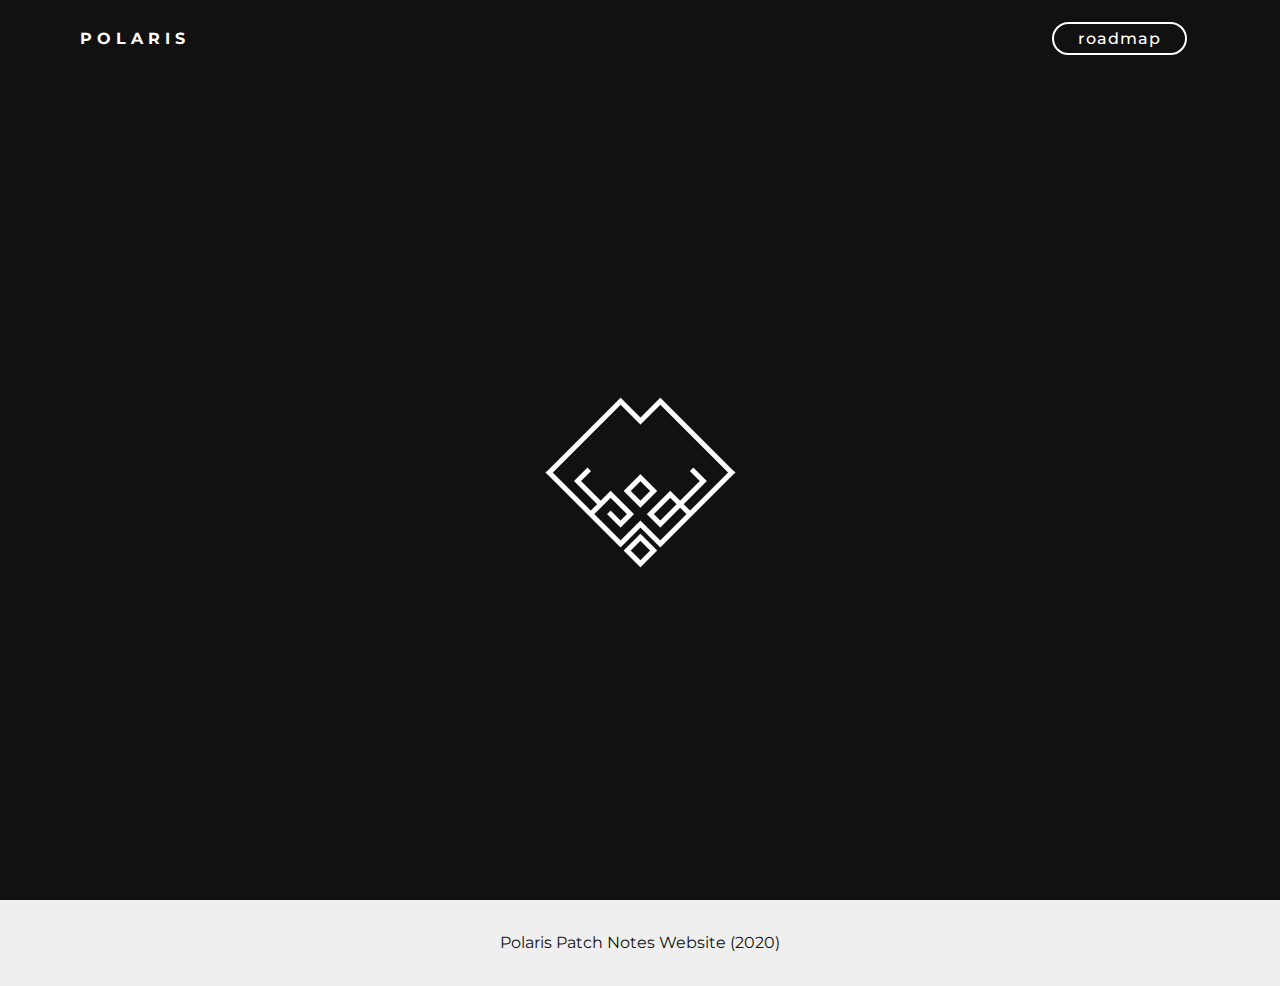
<file: index.html>
<!DOCTYPE html>
<html  >
<head>
  <!-- Site made with Mobirise Website Builder v5.0.17, https://mobirise.com -->
  <meta charset="UTF-8">
  <meta http-equiv="X-UA-Compatible" content="IE=edge">
  <meta name="generator" content="Mobirise v5.0.17, mobirise.com">
  <meta name="viewport" content="width=device-width, initial-scale=1, minimum-scale=1">
  <link rel="shortcut icon" href="assets/images/logo-transparent-black.png" type="image/x-icon">
  <meta name="description" content="home">
  
  
  <title>Polaris | Home</title>
  <link rel="stylesheet" href="assets/bootstrap/css/bootstrap.min.css">
  <link rel="stylesheet" href="assets/bootstrap/css/bootstrap-grid.min.css">
  <link rel="stylesheet" href="assets/bootstrap/css/bootstrap-reboot.min.css">
  <link rel="stylesheet" href="assets/tether/tether.min.css">
  <link rel="stylesheet" href="assets/dropdown/css/style.css">
  <link rel="stylesheet" href="assets/theme/css/style.css">
  <link rel="preload" as="style" href="assets/mobirise/css/mbr-additional.css"><link rel="stylesheet" href="assets/mobirise/css/mbr-additional.css" type="text/css">
  
  
  
  
</head>
<body>
  
  <section class="menu cid-rJxPPwLfWd" once="menu" id="menu1-5l">

    

    <nav class="navbar navbar-expand beta-menu navbar-dropdown align-items-center navbar-toggleable-sm bg-color transparent">
        <button class="navbar-toggler navbar-toggler-right" type="button" data-toggle="collapse" data-target="#navbarSupportedContent" aria-controls="navbarSupportedContent" aria-expanded="false" aria-label="Toggle navigation">
            <div class="hamburger">
                <span></span>
                <span></span>
                <span></span>
                <span></span>
            </div>
        </button>
        <div class="menu-logo">
            <div class="navbar-brand">
                
                <span class="navbar-caption-wrap"><a class="navbar-caption text-white display-4" href="index.html">P O L A R I S</a></span>
            </div>
        </div>
        <div class="collapse navbar-collapse" id="navbarSupportedContent">
            
            <div class="navbar-buttons mbr-section-btn"><a class="btn btn-sm btn-white-outline display-4" href="roadmap.html">roadmap</a></div>
        </div>
    </nav>
</section>

<section class="engine"><a href="https://mobirise.info">Mobirise</a></section><section class="header4 cid-rHoZE2YoIf mbr-fullscreen" id="header4-42">

    

    

    <div class="container">
        <div class="row justify-content-md-center">
            <div class="media-content col-md-10">
                
                
                <div class="mbr-text align-center mbr-white pb-3">
                    
                </div>
                
            </div>
            <div class="mbr-figure pt-5">
                <img src="assets/images/logo-transparent-white-web-570x570.png" alt="Mobirise" title="" style="width: 25%;">
            </div>
        </div>
    </div>
</section>

<section once="footers" class="cid-rHpaRxNrHQ" id="footer6-4i">

    

    

    <div class="container">
        <div class="media-container-row align-center mbr-white">
            <div class="col-12">
                <p class="mbr-text mb-0 mbr-fonts-style display-7">Polaris Patch Notes Website (2020)</p>
            </div>
        </div>
    </div>
</section>


  <script src="assets/web/assets/jquery/jquery.min.js"></script>
  <script src="assets/popper/popper.min.js"></script>
  <script src="assets/bootstrap/js/bootstrap.min.js"></script>
  <script src="assets/tether/tether.min.js"></script>
  <script src="assets/smoothscroll/smooth-scroll.js"></script>
  <script src="assets/dropdown/js/nav-dropdown.js"></script>
  <script src="assets/dropdown/js/navbar-dropdown.js"></script>
  <script src="assets/touchswipe/jquery.touch-swipe.min.js"></script>
  <script src="assets/theme/js/script.js"></script>
  <script src="assets/witsec-mailform/witsec-mailform.js"></script>
  
  
  
</body>
</html>
</file>
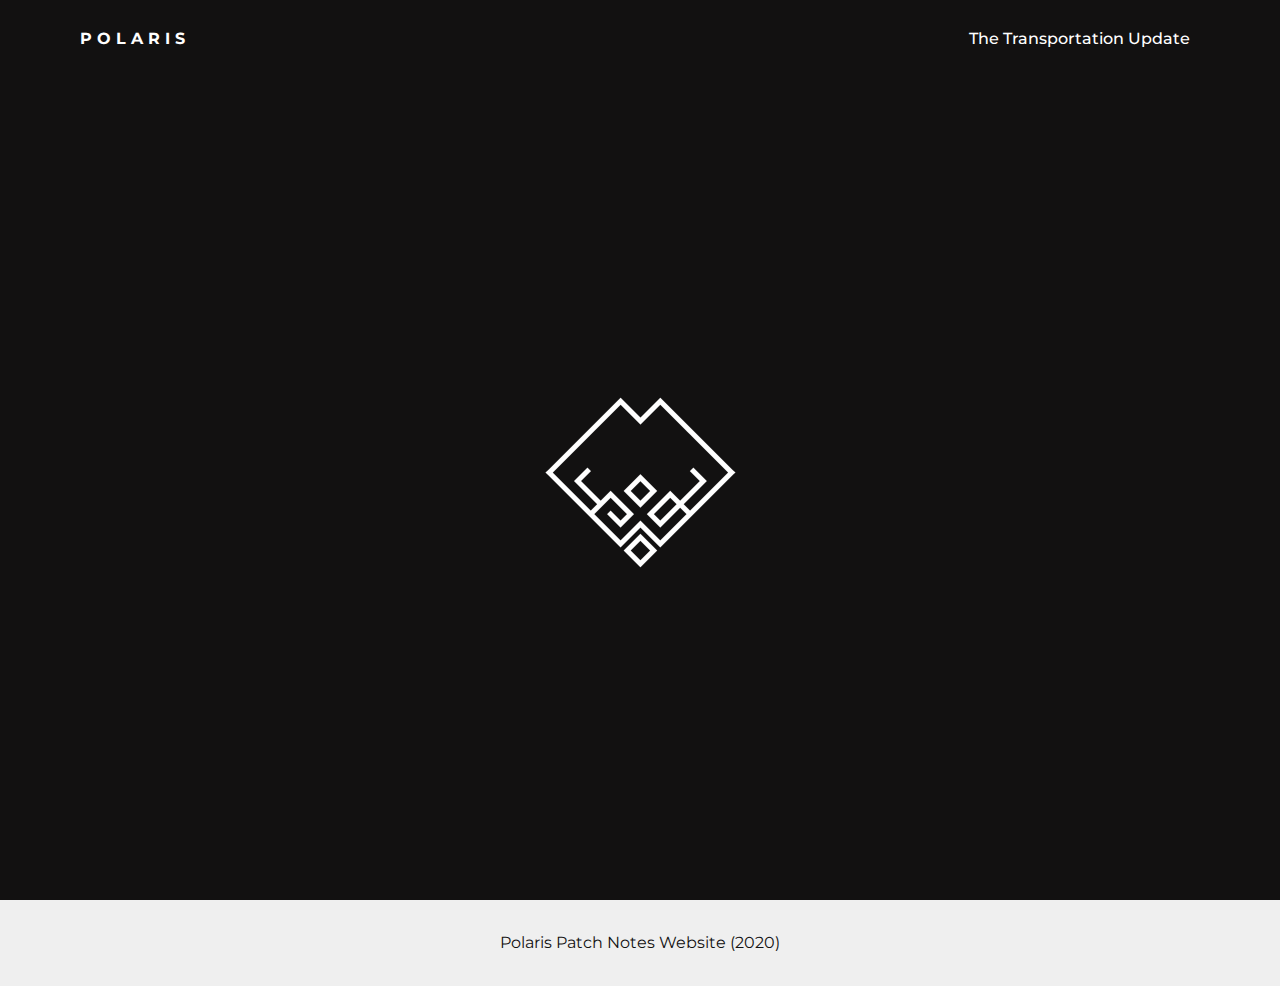
<file: home.html>
<!DOCTYPE html>
<html  >
<head>
  <!-- Site made with Mobirise Website Builder v5.0.17, https://mobirise.com -->
  <meta charset="UTF-8">
  <meta http-equiv="X-UA-Compatible" content="IE=edge">
  <meta name="generator" content="Mobirise v5.0.17, mobirise.com">
  <meta name="viewport" content="width=device-width, initial-scale=1, minimum-scale=1">
  <link rel="shortcut icon" href="assets/images/logo-transparent-black.png" type="image/x-icon">
  <meta name="description" content="home">
  
  
  <title>Polaris | Home</title>
  <link rel="stylesheet" href="assets/bootstrap/css/bootstrap.min.css">
  <link rel="stylesheet" href="assets/bootstrap/css/bootstrap-grid.min.css">
  <link rel="stylesheet" href="assets/bootstrap/css/bootstrap-reboot.min.css">
  <link rel="stylesheet" href="assets/tether/tether.min.css">
  <link rel="stylesheet" href="assets/dropdown/css/style.css">
  <link rel="stylesheet" href="assets/theme/css/style.css">
  <link rel="preload" as="style" href="assets/mobirise/css/mbr-additional.css"><link rel="stylesheet" href="assets/mobirise/css/mbr-additional.css" type="text/css">
  
  
  
  
</head>
<body>
  
  <section class="menu cid-rJxPPwLfWd" once="menu" id="menu1-5l">

    

    <nav class="navbar navbar-expand beta-menu navbar-dropdown align-items-center navbar-toggleable-sm bg-color transparent">
        <button class="navbar-toggler navbar-toggler-right" type="button" data-toggle="collapse" data-target="#navbarSupportedContent" aria-controls="navbarSupportedContent" aria-expanded="false" aria-label="Toggle navigation">
            <div class="hamburger">
                <span></span>
                <span></span>
                <span></span>
                <span></span>
            </div>
        </button>
        <div class="menu-logo">
            <div class="navbar-brand">
                
                <span class="navbar-caption-wrap"><a class="navbar-caption text-white display-4" href="index.html">P O L A R I S</a></span>
            </div>
        </div>
        <div class="collapse navbar-collapse" id="navbarSupportedContent">
            <ul class="navbar-nav nav-dropdown nav-right" data-app-modern-menu="true"><li class="nav-item"><a class="nav-link link text-white display-4" href="contact.html">The Transportation Update</a></li></ul>
            
        </div>
    </nav>
</section>

<section class="engine"><a href="https://mobirise.info/y">free html web templates</a></section><section class="header4 cid-rHoZE2YoIf mbr-fullscreen" id="header4-42">

    

    

    <div class="container">
        <div class="row justify-content-md-center">
            <div class="media-content col-md-10">
                
                
                <div class="mbr-text align-center mbr-white pb-3">
                    
                </div>
                
            </div>
            <div class="mbr-figure pt-5">
                <img src="assets/images/logo-transparent-white-web-570x570.png" alt="Mobirise" title="" style="width: 25%;">
            </div>
        </div>
    </div>
</section>

<section once="footers" class="cid-rHpaRxNrHQ" id="footer6-4i">

    

    

    <div class="container">
        <div class="media-container-row align-center mbr-white">
            <div class="col-12">
                <p class="mbr-text mb-0 mbr-fonts-style display-7">Polaris Patch Notes Website (2020)</p>
            </div>
        </div>
    </div>
</section>


  <script src="assets/web/assets/jquery/jquery.min.js"></script>
  <script src="assets/popper/popper.min.js"></script>
  <script src="assets/bootstrap/js/bootstrap.min.js"></script>
  <script src="assets/tether/tether.min.js"></script>
  <script src="assets/smoothscroll/smooth-scroll.js"></script>
  <script src="assets/dropdown/js/nav-dropdown.js"></script>
  <script src="assets/dropdown/js/navbar-dropdown.js"></script>
  <script src="assets/touchswipe/jquery.touch-swipe.min.js"></script>
  <script src="assets/theme/js/script.js"></script>
  <script src="assets/witsec-mailform/witsec-mailform.js"></script>
  
  
  
</body>
</html>
</file>
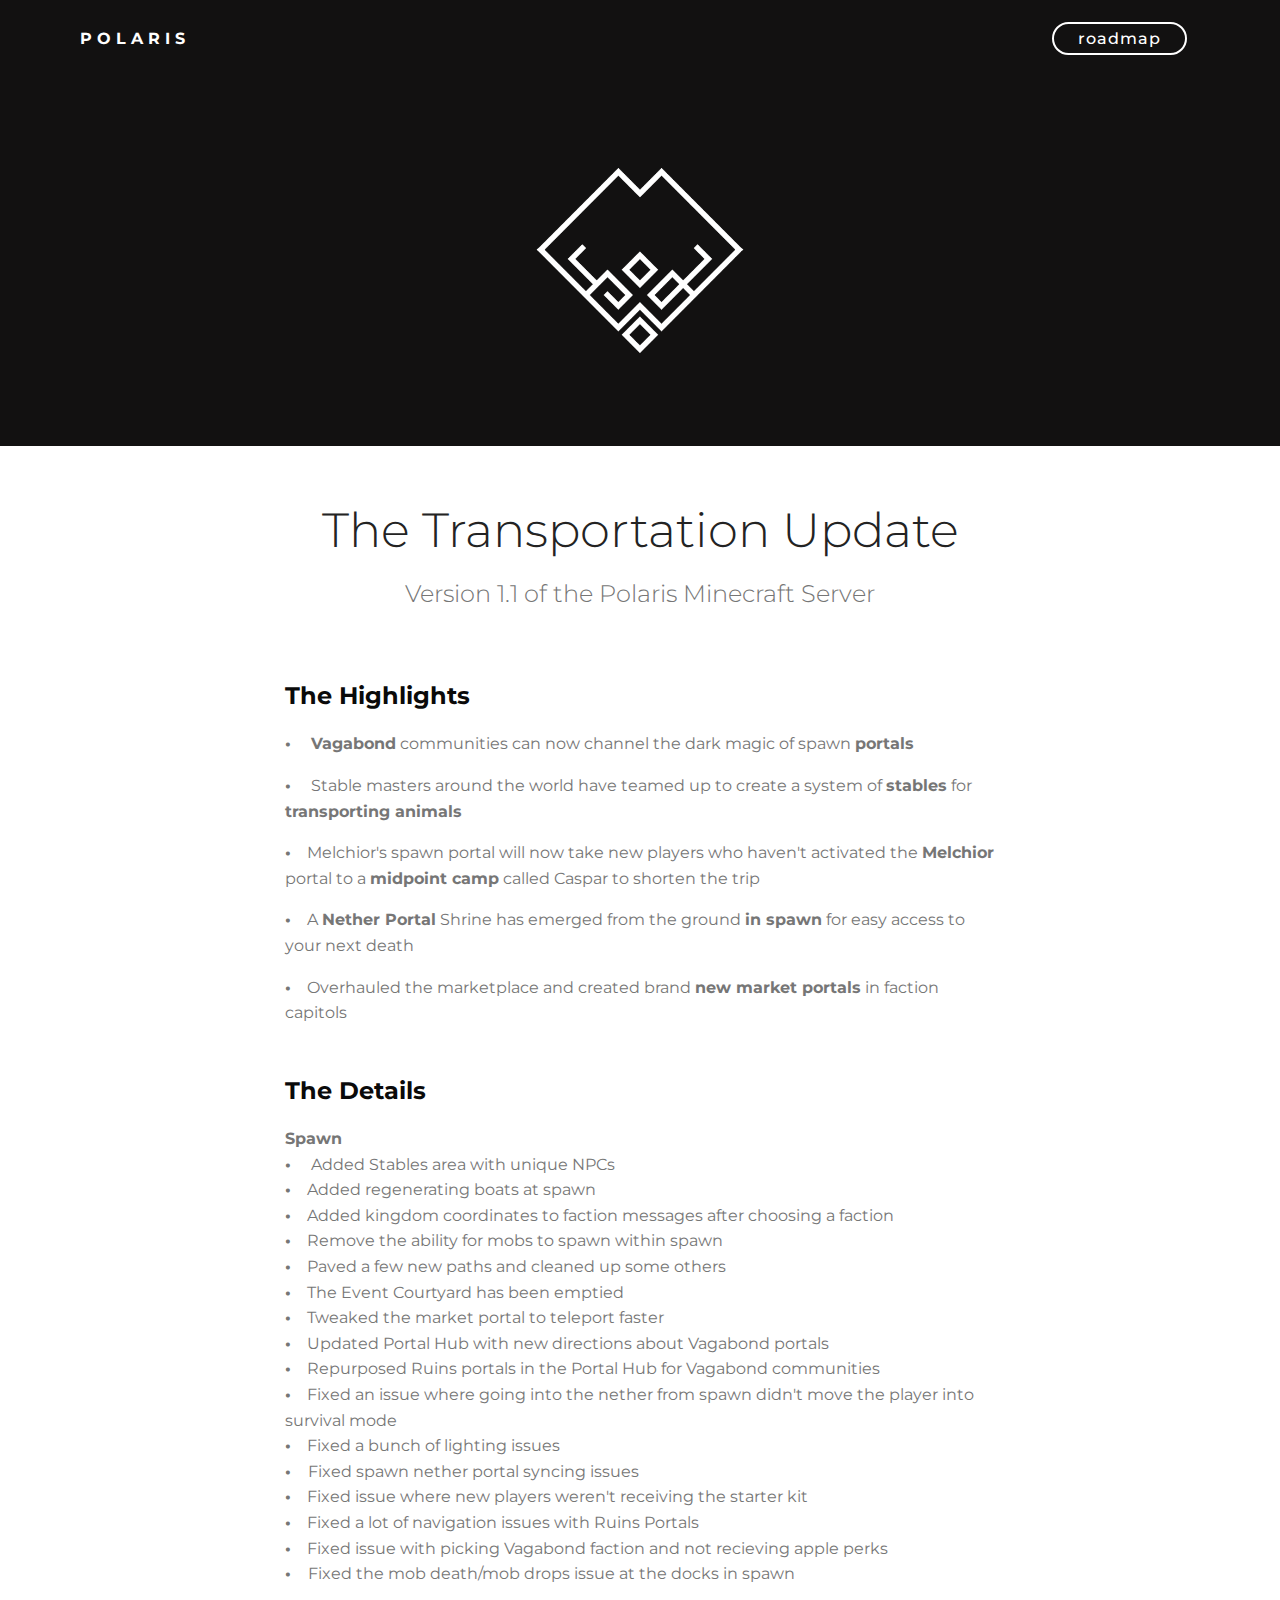
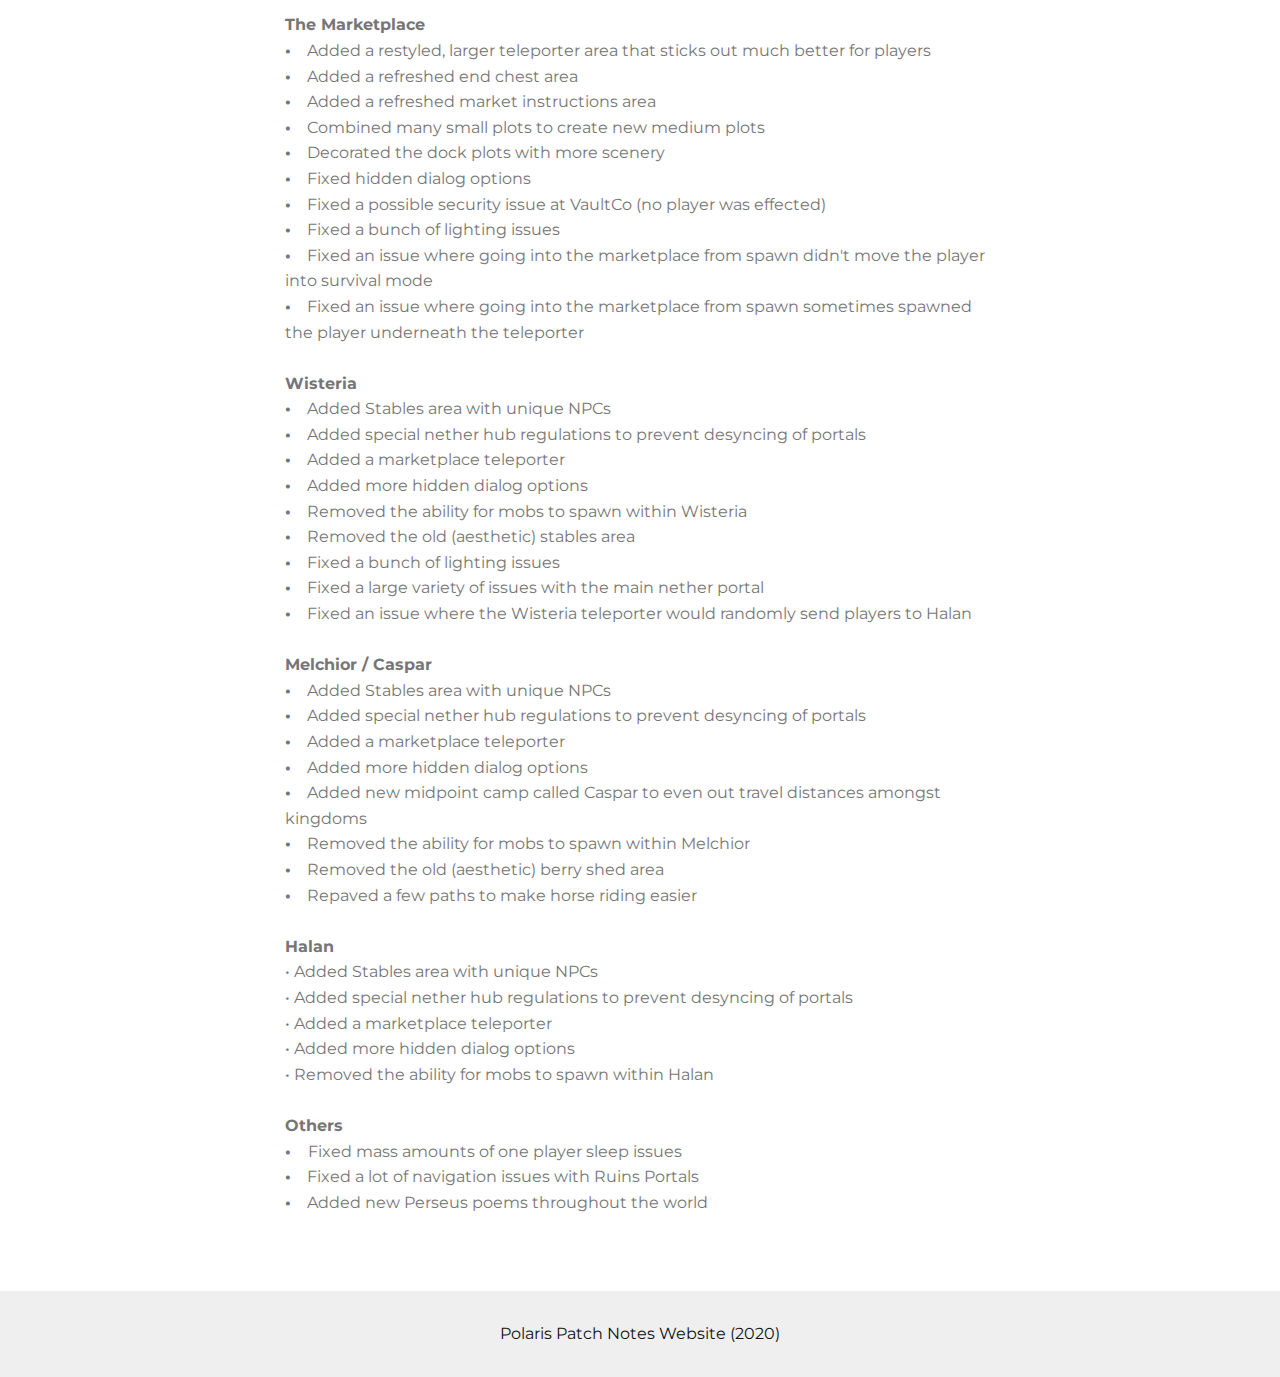
<file: v1-1.html>
<!DOCTYPE html>
<html  >
<head>
  <!-- Site made with Mobirise Website Builder v5.0.17, https://mobirise.com -->
  <meta charset="UTF-8">
  <meta http-equiv="X-UA-Compatible" content="IE=edge">
  <meta name="generator" content="Mobirise v5.0.17, mobirise.com">
  <meta name="viewport" content="width=device-width, initial-scale=1, minimum-scale=1">
  <link rel="shortcut icon" href="assets/images/logo-transparent-black.png" type="image/x-icon">
  <meta name="description" content="Check out all the new things Polaris 1.1 has in store for you!">
  
  
  <title>Polaris | The Transportation Update</title>
  <link rel="stylesheet" href="assets/bootstrap/css/bootstrap.min.css">
  <link rel="stylesheet" href="assets/bootstrap/css/bootstrap-grid.min.css">
  <link rel="stylesheet" href="assets/bootstrap/css/bootstrap-reboot.min.css">
  <link rel="stylesheet" href="assets/tether/tether.min.css">
  <link rel="stylesheet" href="assets/dropdown/css/style.css">
  <link rel="stylesheet" href="assets/theme/css/style.css">
  <link rel="preload" as="style" href="assets/mobirise/css/mbr-additional.css"><link rel="stylesheet" href="assets/mobirise/css/mbr-additional.css" type="text/css">
  
  
  
  
</head>
<body>
  
  <section class="menu cid-s3xyyCsCPD" once="menu" id="menu1-6a">

    

    <nav class="navbar navbar-expand beta-menu navbar-dropdown align-items-center navbar-toggleable-sm bg-color transparent">
        <button class="navbar-toggler navbar-toggler-right" type="button" data-toggle="collapse" data-target="#navbarSupportedContent" aria-controls="navbarSupportedContent" aria-expanded="false" aria-label="Toggle navigation">
            <div class="hamburger">
                <span></span>
                <span></span>
                <span></span>
                <span></span>
            </div>
        </button>
        <div class="menu-logo">
            <div class="navbar-brand">
                
                <span class="navbar-caption-wrap"><a class="navbar-caption text-white display-4" href="index.html">P O L A R I S</a></span>
            </div>
        </div>
        <div class="collapse navbar-collapse" id="navbarSupportedContent">
            
            <div class="navbar-buttons mbr-section-btn"><a class="btn btn-sm btn-white-outline display-4" href="roadmap.html">roadmap</a></div>
        </div>
    </nav>
</section>

<section class="engine"><a href="https://mobirise.info/q">free responsive web templates</a></section><section class="cid-s3xyyqDFOj" id="image1-61">

    

    <figure class="mbr-figure container">
        <div class="image-block" style="width: 28%;">
            <img src="assets/images/logo-transparent-white-web-570x570.png" width="1400" alt="Mobirise" title="">
            
        </div>
    </figure>
</section>

<section class="mbr-section content4 cid-s89J3QCIJ3" id="content4-6d">

    

    <div class="container">
        <div class="media-container-row">
            <div class="title col-12 col-md-8">
                <h2 class="align-center pb-3 mbr-fonts-style display-2">
                    The Transportation Update</h2>
                <h3 class="mbr-section-subtitle align-center mbr-light mbr-fonts-style display-5">Version 1.1 of the Polaris Minecraft Server</h3>
                
            </div>
        </div>
    </div>
</section>

<section class="mbr-section article content1 cid-s89KaVNjxd" id="content1-6f">
    
     

    <div class="container">
        <div class="media-container-row">
            <div class="mbr-text col-12 mbr-fonts-style display-5 col-md-8"><p><strong>The Highlights</strong></p></div>
        </div>
    </div>
</section>

<section class="mbr-section article content1 cid-s89KjxUNXQ" id="content1-6h">
    
     

    <div class="container">
        <div class="media-container-row">
            <div class="mbr-text col-12 mbr-fonts-style display-7 col-md-8"><p><strong>•&nbsp; &nbsp;&nbsp;Vagabond</strong> communities can now channel the dark magic of spawn <strong>portals</strong></p><p><strong>•&nbsp; &nbsp; </strong>Stable masters around the world have teamed up to create a system of <strong>stables</strong> for <strong>transporting animals</strong></p><p><strong>•</strong>&nbsp; &nbsp; Melchior's spawn portal will now take new players who haven't activated the <strong>Melchior</strong> portal to a <strong>midpoint camp</strong> called Caspar to shorten the trip</p><p><strong>•</strong>&nbsp; &nbsp; A <strong>Nether Portal</strong> Shrine has emerged from the ground <strong>in spawn</strong> for easy access to your next death</p><p><strong>•</strong>&nbsp; &nbsp; Overhauled the marketplace and created brand <strong>new market portals</strong> in faction capitols</p></div>
        </div>
    </div>
</section>

<section class="mbr-section article content1 cid-s89NZUotAH" id="content1-6i">
    
     

    <div class="container">
        <div class="media-container-row">
            <div class="mbr-text col-12 mbr-fonts-style display-5 col-md-8"><p><strong>The Details</strong></p></div>
        </div>
    </div>
</section>

<section class="mbr-section article content1 cid-s89O1zkGRB" id="content1-6j">
    
     

    <div class="container">
        <div class="media-container-row">
            <div class="mbr-text col-12 mbr-fonts-style display-7 col-md-8"><p><strong>Spawn<br>•&nbsp; &nbsp;&nbsp;</strong>Added Stables area with unique NPCs<br><strong>•</strong>&nbsp; &nbsp; Added regenerating boats at spawn<br><strong>•</strong>&nbsp; &nbsp; Added kingdom coordinates to faction messages after choosing a faction<br><strong>•</strong>&nbsp; &nbsp; Remove the ability for mobs to spawn within spawn<br><strong>•</strong>&nbsp; &nbsp; Paved a few new paths and cleaned up some others<br><strong>•</strong>&nbsp; &nbsp; The Event Courtyard has been emptied<br><strong>•</strong>&nbsp; &nbsp; Tweaked the market portal to teleport faster<br><strong>•</strong>&nbsp; &nbsp; Updated Portal Hub with new directions about Vagabond portals<br><strong>•</strong>&nbsp; &nbsp; Repurposed Ruins portals in the Portal Hub for Vagabond communities<br><strong>•</strong>&nbsp; &nbsp; Fixed an issue where going into the nether from spawn didn't move the player into survival mode<br><strong>•</strong>&nbsp; &nbsp; Fixed a bunch of lighting issues<br><strong>•&nbsp;</strong> &nbsp; Fixed spawn nether portal syncing issues<br><strong>•</strong>&nbsp; &nbsp; Fixed issue where new players weren't receiving the starter kit<br><strong>•</strong>&nbsp; &nbsp; Fixed a lot of navigation issues with Ruins Portals<br><strong>•</strong>&nbsp; &nbsp; Fixed issue with picking Vagabond faction and not recieving apple perks<br><strong>•&nbsp;</strong> &nbsp; Fixed the mob death/mob drops issue at the docks in spawn<br><br><strong>The Marketplace<br>•</strong>&nbsp; &nbsp; Added a restyled, larger teleporter area that sticks out much better for players<br><strong>•</strong>&nbsp; &nbsp; Added a refreshed end chest area<br><strong>•</strong>&nbsp; &nbsp; Added a refreshed market instructions area<br><strong>•</strong>&nbsp; &nbsp; Combined many small plots to create new medium plots<br><strong>•</strong>&nbsp; &nbsp; Decorated the dock plots with more scenery<br><strong>•</strong>&nbsp; &nbsp; Fixed hidden dialog options<br><strong>•</strong>&nbsp; &nbsp; Fixed a possible security issue at VaultCo (no player was effected)<br><strong>•</strong>&nbsp; &nbsp; Fixed a bunch of lighting issues<br><strong>•</strong>&nbsp; &nbsp; Fixed an issue where going into the marketplace from spawn didn't move the player into survival mode<br><strong>•</strong>&nbsp; &nbsp; Fixed an issue where going into the marketplace from spawn sometimes spawned the player underneath the teleporter<br><br><strong>Wisteria<br>•</strong>&nbsp; &nbsp; Added Stables area with unique NPCs<br><strong>•</strong>&nbsp; &nbsp; Added special nether hub regulations to prevent desyncing of portals<br><strong>•</strong>&nbsp; &nbsp; Added a marketplace teleporter<br><strong>•</strong>&nbsp; &nbsp; Added more hidden dialog options<br><strong>•</strong>&nbsp; &nbsp; Removed the ability for mobs to spawn within Wisteria<br><strong>•</strong>&nbsp; &nbsp; Removed the old (aesthetic) stables area<br><strong>•</strong>&nbsp; &nbsp; Fixed a bunch of lighting issues<br><strong>•</strong>&nbsp; &nbsp; Fixed a large variety of issues with the main nether portal<br><strong>•</strong>&nbsp; &nbsp; Fixed an issue where the Wisteria teleporter would randomly send players to Halan<br><br><strong>Melchior / Caspar</strong><br><strong>•</strong>&nbsp; &nbsp; Added Stables area with unique NPCs<br><strong>•</strong>&nbsp; &nbsp; Added special nether hub regulations to prevent desyncing of portals<br><strong>•</strong>&nbsp; &nbsp; Added a marketplace teleporter<br><strong>•</strong>&nbsp; &nbsp; Added more hidden dialog options<br><strong>•</strong>&nbsp; &nbsp; Added new midpoint camp called Caspar to even out travel distances amongst kingdoms<br><strong>•</strong>&nbsp; &nbsp; Removed the ability for mobs to spawn within Melchior<br><strong>•</strong>&nbsp; &nbsp; Removed the old (aesthetic) berry shed area<br><strong>•</strong>&nbsp; &nbsp; Repaved a few paths to make horse riding easier<br><br><strong>Halan</strong><br>•    Added Stables area with unique NPCs<br>• Added special nether hub regulations to prevent desyncing of portals<br>• Added a marketplace teleporter<br>• Added more hidden dialog options<br>• Removed the ability for mobs to spawn within Halan<br><br><strong>Others</strong><br><strong>•&nbsp;</strong> &nbsp; Fixed mass amounts of one player sleep issues<br><strong>•</strong>&nbsp; &nbsp; Fixed a lot of navigation issues with Ruins Portals<br><strong>•</strong>&nbsp; &nbsp; Added new Perseus poems throughout the world<br></p></div>
        </div>
    </div>
</section>

<section once="footers" class="cid-s3xyyBoEDG" id="footer6-69">

    

    

    <div class="container">
        <div class="media-container-row align-center mbr-white">
            <div class="col-12">
                <p class="mbr-text mb-0 mbr-fonts-style display-7">Polaris Patch Notes Website (2020)</p>
            </div>
        </div>
    </div>
</section>


  <script src="assets/web/assets/jquery/jquery.min.js"></script>
  <script src="assets/popper/popper.min.js"></script>
  <script src="assets/bootstrap/js/bootstrap.min.js"></script>
  <script src="assets/tether/tether.min.js"></script>
  <script src="assets/smoothscroll/smooth-scroll.js"></script>
  <script src="assets/dropdown/js/nav-dropdown.js"></script>
  <script src="assets/dropdown/js/navbar-dropdown.js"></script>
  <script src="assets/touchswipe/jquery.touch-swipe.min.js"></script>
  <script src="assets/theme/js/script.js"></script>
  <script src="assets/witsec-mailform/witsec-mailform.js"></script>
  
  
  
</body>
</html>
</file>
<file: assets/dropdown/css/style.css>
.navbar-dropdown {
  left: 0;
  padding: 0;
  position: absolute;
  right: 0;
  top: 0;
  transition: all 0.45s ease;
  z-index: 1030;
  background: #282828; }
  .navbar-dropdown .navbar-logo {
    margin-right: 0.8rem;
    transition: margin 0.3s ease-in-out;
    vertical-align: middle; }
    .navbar-dropdown .navbar-logo img {
      height: 3.125rem;
      transition: all 0.3s ease-in-out; }
    .navbar-dropdown .navbar-logo.mbr-iconfont {
      font-size: 3.125rem;
      line-height: 3.125rem; }
  .navbar-dropdown .navbar-caption {
    font-weight: 700;
    white-space: normal;
    vertical-align: -4px;
    line-height: 3.125rem !important; }
    .navbar-dropdown .navbar-caption, .navbar-dropdown .navbar-caption:hover {
      color: inherit;
      text-decoration: none; }
  .navbar-dropdown .mbr-iconfont + .navbar-caption {
    vertical-align: -1px; }
  .navbar-dropdown.navbar-fixed-top {
    position: fixed; }
  .navbar-dropdown .navbar-brand span {
    vertical-align: -4px; }
  .navbar-dropdown.bg-color.transparent {
    background: none; }
  .navbar-dropdown.navbar-short .navbar-brand {
    padding: 0.625rem 0; }
    .navbar-dropdown.navbar-short .navbar-brand span {
      vertical-align: -1px; }
  .navbar-dropdown.navbar-short .navbar-caption {
    line-height: 2.375rem !important;
    vertical-align: -2px; }
  .navbar-dropdown.navbar-short .navbar-logo {
    margin-right: 0.5rem; }
    .navbar-dropdown.navbar-short .navbar-logo img {
      height: 2.375rem; }
    .navbar-dropdown.navbar-short .navbar-logo.mbr-iconfont {
      font-size: 2.375rem;
      line-height: 2.375rem; }
  .navbar-dropdown.navbar-short .mbr-table-cell {
    height: 3.625rem; }
  .navbar-dropdown .navbar-close {
    left: 0.6875rem;
    position: fixed;
    top: 0.75rem;
    z-index: 1000; }
  .navbar-dropdown .hamburger-icon {
    content: "";
    display: inline-block;
    vertical-align: middle;
    width: 16px;
    -webkit-box-shadow: 0 -6px 0 1px #282828,0 0 0 1px #282828,0 6px 0 1px #282828;
    -moz-box-shadow: 0 -6px 0 1px #282828,0 0 0 1px #282828,0 6px 0 1px #282828;
    box-shadow: 0 -6px 0 1px #282828,0 0 0 1px #282828,0 6px 0 1px #282828; }

.dropdown-menu .dropdown-toggle[data-toggle="dropdown-submenu"]::after {
  border-bottom: 0.35em solid transparent;
  border-left: 0.35em solid;
  border-right: 0;
  border-top: 0.35em solid transparent;
  margin-left: 0.3rem; }

.dropdown-menu .dropdown-item:focus {
  outline: 0; }

.nav-dropdown {
  font-size: 0.75rem;
  font-weight: 500;
  height: auto !important; }
  .nav-dropdown .nav-btn {
    padding-left: 1rem; }
  .nav-dropdown .link {
    margin: .667em 1.667em;
    font-weight: 500;
    padding: 0;
    transition: color .2s ease-in-out; }
    .nav-dropdown .link.dropdown-toggle {
      margin-right: 2.583em; }
      .nav-dropdown .link.dropdown-toggle::after {
        margin-left: .25rem;
        border-top: 0.35em solid;
        border-right: 0.35em solid transparent;
        border-left: 0.35em solid transparent;
        border-bottom: 0; }
      .nav-dropdown .link.dropdown-toggle[aria-expanded="true"] {
        margin: 0;
        padding: 0.667em 3.263em  0.667em 1.667em; }
  .nav-dropdown .link::after,
  .nav-dropdown .dropdown-item::after {
    color: inherit; }
  .nav-dropdown .btn {
    font-size: 0.75rem;
    font-weight: 700;
    letter-spacing: 0;
    margin-bottom: 0;
    padding-left: 1.25rem;
    padding-right: 1.25rem; }
  .nav-dropdown .dropdown-menu {
    border-radius: 0;
    border: 0;
    left: 0;
    margin: 0;
    padding-bottom: 1.25rem;
    padding-top: 1.25rem;
    position: relative; }
  .nav-dropdown .dropdown-submenu {
    margin-left: 0.125rem;
    top: 0; }
  .nav-dropdown .dropdown-item {
    font-weight: 500;
    line-height: 2;
    padding: 0.3846em 4.615em 0.3846em 1.5385em;
    position: relative;
    transition: color .2s ease-in-out, background-color .2s ease-in-out; }
    .nav-dropdown .dropdown-item::after {
      margin-top: -0.3077em;
      position: absolute;
      right: 1.1538em;
      top: 50%; }
    .nav-dropdown .dropdown-item:focus, .nav-dropdown .dropdown-item:hover {
      background: none; }

@media (max-width: 767px) {
  .nav-dropdown.navbar-toggleable-sm {
    bottom: 0;
    display: none;
    left: 0;
    overflow-x: hidden;
    position: fixed;
    top: 0;
    transform: translateX(-100%);
    -ms-transform: translateX(-100%);
    -webkit-transform: translateX(-100%);
    width: 18.75rem;
    z-index: 999; } }
.nav-dropdown.navbar-toggleable-xl {
  bottom: 0;
  display: none;
  left: 0;
  overflow-x: hidden;
  position: fixed;
  top: 0;
  transform: translateX(-100%);
  -ms-transform: translateX(-100%);
  -webkit-transform: translateX(-100%);
  width: 18.75rem;
  z-index: 999; }

.nav-dropdown-sm {
  display: block !important;
  overflow-x: hidden;
  overflow: auto;
  padding-top: 3.875rem; }
  .nav-dropdown-sm::after {
    content: "";
    display: block;
    height: 3rem;
    width: 100%; }
  .nav-dropdown-sm.collapse.in ~ .navbar-close {
    display: block !important; }
  .nav-dropdown-sm.collapsing, .nav-dropdown-sm.collapse.in {
    transform: translateX(0);
    -ms-transform: translateX(0);
    -webkit-transform: translateX(0);
    transition: all 0.25s ease-out;
    -webkit-transition: all 0.25s ease-out;
    background: #282828; }
  .nav-dropdown-sm.collapsing[aria-expanded="false"] {
    transform: translateX(-100%);
    -ms-transform: translateX(-100%);
    -webkit-transform: translateX(-100%); }
  .nav-dropdown-sm .nav-item {
    display: block;
    margin-left: 0 !important;
    padding-left: 0; }
  .nav-dropdown-sm .link,
  .nav-dropdown-sm .dropdown-item {
    border-top: 1px dotted rgba(255, 255, 255, 0.1);
    font-size: 0.8125rem;
    line-height: 1.6;
    margin: 0 !important;
    padding: 0.875rem 2.4rem 0.875rem 1.5625rem !important;
    position: relative;
    white-space: normal; }
    .nav-dropdown-sm .link:focus, .nav-dropdown-sm .link:hover,
    .nav-dropdown-sm .dropdown-item:focus,
    .nav-dropdown-sm .dropdown-item:hover {
      background: rgba(0, 0, 0, 0.2) !important;
      color: #c0a375; }
  .nav-dropdown-sm .nav-btn {
    position: relative;
    padding: 1.5625rem 1.5625rem 0 1.5625rem; }
    .nav-dropdown-sm .nav-btn::before {
      border-top: 1px dotted rgba(255, 255, 255, 0.1);
      content: "";
      left: 0;
      position: absolute;
      top: 0;
      width: 100%; }
    .nav-dropdown-sm .nav-btn + .nav-btn {
      padding-top: 0.625rem; }
      .nav-dropdown-sm .nav-btn + .nav-btn::before {
        display: none; }
  .nav-dropdown-sm .btn {
    padding: 0.625rem 0; }
  .nav-dropdown-sm .dropdown-toggle[data-toggle="dropdown-submenu"]::after {
    margin-left: .25rem;
    border-top: 0.35em solid;
    border-right: 0.35em solid transparent;
    border-left: 0.35em solid transparent;
    border-bottom: 0; }
  .nav-dropdown-sm .dropdown-toggle[data-toggle="dropdown-submenu"][aria-expanded="true"]::after {
    border-top: 0;
    border-right: 0.35em solid transparent;
    border-left: 0.35em solid transparent;
    border-bottom: 0.35em solid; }
  .nav-dropdown-sm .dropdown-menu {
    margin: 0;
    padding: 0;
    position: relative;
    top: 0;
    left: 0;
    width: 100%;
    border: 0;
    float: none;
    border-radius: 0;
    background: none; }
  .nav-dropdown-sm .dropdown-submenu {
    left: 100%;
    margin-left: 0.125rem;
    margin-top: -1.25rem;
    top: 0; }

.navbar-toggleable-sm .nav-dropdown .dropdown-menu {
  position: absolute; }

.navbar-toggleable-sm .nav-dropdown .dropdown-submenu {
  left: 100%;
  margin-left: 0.125rem;
  margin-top: -1.25rem;
  top: 0; }

.navbar-toggleable-sm.opened .nav-dropdown .dropdown-menu {
  position: relative; }

.navbar-toggleable-sm.opened .nav-dropdown .dropdown-submenu {
  left: 0;
  margin-left: 00rem;
  margin-top: 0rem;
  top: 0; }

.is-builder .nav-dropdown.collapsing {
  transition: none !important; }

/*# sourceMappingURL=style.css.map */
</file>
<file: assets/theme/css/style.css>
/*!
 * Mobirise v4 theme (https://mobirise.com/)
 * Copyright 2017 Mobirise
 */
section {
  background-color: #eeeeee;
}

.form-control:focus {
  box-shadow: none;
}

:focus {
  outline: none;
}

body {
  font-style: normal;
  line-height: 1.5;
}

section,
.container,
.container-fluid {
  position: relative;
  word-wrap: break-word;
}

a.mbr-iconfont:hover {
  text-decoration: none;
}

.article .lead p,
.article .lead ul,
.article .lead ol,
.article .lead pre,
.article .lead blockquote {
  margin-bottom: 0;
}

ul,
ol,
pre,
blockquote {
  margin-bottom: 2.3125rem;
}

pre {
  background: #f4f4f4;
  padding: 10px 24px;
  white-space: pre-wrap;
}

.inactive {
  -webkit-user-select: none;
  -moz-user-select: none;
  -ms-user-select: none;
  user-select: none;
  pointer-events: none;
  -webkit-user-drag: none;
  user-drag: none;
}

.mbr-section__comments .row {
  justify-content: center;
  -webkit-justify-content: center;
}

a {
  font-style: normal;
  font-weight: 400;
  cursor: pointer;
}

a, a:hover {
  text-decoration: none;
}

figure {
  margin-bottom: 0;
}

body {
  color: #232323;
}

h1,
h2,
h3,
h4,
h5,
h6,
.h1,
.h2,
.h3,
.h4,
.h5,
.h6,
.display-1,
.display-2,
.display-3,
.display-4 {
  line-height: 1;
  word-break: break-word;
  word-wrap: break-word;
}

.mbr-section-title {
  font-style: normal;
  line-height: 1.2;
}

.mbr-section-subtitle {
  line-height: 1.3;
}

.mbr-text {
  font-style: normal;
  line-height: 1.6;
}

b,
strong {
  font-weight: bold;
}

blockquote {
  padding: 10px 0 10px 20px;
  position: relative;
  border-left: 2px solid;
  border-color: #ff3366;
}

input:-webkit-autofill, input:-webkit-autofill:hover, input:-webkit-autofill:focus, input:-webkit-autofill:active {
  transition-delay: 9999s;
  transition-property: background-color, color;
}

textarea[type='hidden'] {
  display: none;
}

body {
  position: relative;
}

section {
  background-position: 50% 50%;
  background-repeat: no-repeat;
  background-size: cover;
}

section .mbr-background-video,
section .mbr-background-video-preview {
  position: absolute;
  bottom: 0;
  left: 0;
  right: 0;
  top: 0;
}

.hidden {
  visibility: hidden;
}

.mbr-z-index20 {
  z-index: 20;
}

/*! Base colors */
.mbr-white {
  color: #ffffff;
}

.mbr-black {
  color: #000000;
}

.mbr-bg-white {
  background-color: #ffffff;
}

.mbr-bg-black {
  background-color: #000000;
}

/*! Text-aligns */
.align-left {
  text-align: left;
}

.align-center {
  text-align: center;
}

.align-right {
  text-align: right;
}

@media (max-width: 767px) {
  .align-left,
  .align-center,
  .align-right,
  .mbr-section-btn,
  .mbr-section-title {
    text-align: center;
  }
}

/*! Font-weight  */
.mbr-light {
  font-weight: 300;
}

.mbr-regular {
  font-weight: 400;
}

.mbr-semibold {
  font-weight: 500;
}

.mbr-bold {
  font-weight: 700;
}

/*! Media  */
.media-size-item {
  -moz-flex: 1 1 auto;
  -o-flex: 1 1 auto;
  flex: 1 1 auto;
}

.media-content {
  flex-basis: 100%;
}

.media-container-row {
  display: flex;
  flex-direction: row;
  flex-wrap: wrap;
  justify-content: center;
  align-content: center;
  align-items: start;
}

.media-container-row .media-size-item {
  width: 400px;
}

.media-container-column {
  display: flex;
  flex-direction: column;
  flex-wrap: wrap;
  justify-content: center;
  align-content: center;
  align-items: stretch;
}

.media-container-column > * {
  width: 100%;
}

@media (min-width: 992px) {
  .media-container-row {
    flex-wrap: nowrap;
  }
}

figure {
  overflow: hidden;
}

figure[mbr-media-size] {
  transition: width 0.1s;
}

.mbr-figure img,
.mbr-figure iframe {
  display: block;
  width: 100%;
}

.card {
  background-color: transparent;
  border: none;
}

.card-box {
  width: 100%;
}

.card-img {
  text-align: center;
  flex-shrink: 0;
  -webkit-flex-shrink: 0;
}

.media {
  max-width: 100%;
  margin: 0 auto;
}

.mbr-figure {
  -ms-grid-row-align: center;
  align-self: center;
}

.media-container > div {
  max-width: 100%;
}

.mbr-figure img,
.card-img img {
  width: 100%;
}

@media (max-width: 991px) {
  .media-size-item {
    width: auto !important;
  }
  .media {
    width: auto;
  }
  .mbr-figure {
    width: 100% !important;
  }
}

/*! Buttons */
.btn {
  font-weight: 500;
  border-width: 2px;
  font-style: normal;
  letter-spacing: 1px;
  margin: .4rem .8rem;
  white-space: normal;
  transition: all .3s ease-in-out;
  display: inline-flex;
  align-items: center;
  justify-content: center;
  word-break: break-word;
  -webkit-align-items: center;
  -webkit-justify-content: center;
  display: -webkit-inline-flex;
}

.btn-sm {
  font-weight: 500;
  letter-spacing: 1px;
  transition: all .3s ease-in-out;
}

.btn-md {
  font-weight: 500;
  letter-spacing: 1px;
  margin: .4rem .8rem !important;
  transition: all .3s ease-in-out;
}

.btn-lg {
  font-weight: 500;
  letter-spacing: 1px;
  margin: .4rem .8rem !important;
  transition: all .3s ease-in-out;
}

.mbr-section-btn {
  margin-left: -0.25rem;
  margin-right: -0.25rem;
  font-size: 0;
}

nav .mbr-section-btn {
  margin-left: 0rem;
  margin-right: 0rem;
}

.btn-form {
  border-radius: 0;
}

.btn-form:hover {
  cursor: pointer;
}

/*! Btn icon margin */
.btn .mbr-iconfont,
.btn.btn-sm .mbr-iconfont {
  cursor: pointer;
  margin-right: 0.5rem;
}

.btn.btn-md .mbr-iconfont,
.btn.btn-md .mbr-iconfont {
  margin-right: 0.8rem;
}

.mbr-regular {
  font-weight: 400;
}

.mbr-semibold {
  font-weight: 500;
}

.mbr-bold {
  font-weight: 700;
}

[type='submit'] {
  -webkit-appearance: none;
}

/*! Full-screen */
.mbr-fullscreen .mbr-overlay {
  min-height: 100vh;
}

.mbr-fullscreen {
  display: flex;
  display: -moz-flex;
  display: -ms-flex;
  display: -o-flex;
  align-items: center;
  -webkit-align-items: center;
  min-height: 100vh;
  padding-top: 3rem;
  padding-bottom: 3rem;
}

/*! Map */
.map {
  height: 25rem;
  position: relative;
}

.map iframe {
  width: 100%;
  height: 100%;
}

.mbr-overlay {
  background-color: #000;
  bottom: 0;
  left: 0;
  opacity: .5;
  position: absolute;
  right: 0;
  top: 0;
  z-index: 0;
  pointer-events: none;
}

/* Form */
blockquote {
  font-style: italic;
  padding: 10px 0 10px 20px;
  font-size: 1.09rem;
  position: relative;
  border-width: 3px;
}

.form-control {
  background-color: #f5f5f5;
  box-shadow: none;
  color: #565656;
  line-height: 1.43;
  min-height: 3.5em;
  padding: 1.07em .5em;
}

.form-control, .form-control:focus {
  border: 1px solid #e8e8e8;
}

.form-active .form-control:invalid {
  border-color: red;
}

.form-control-label {
  position: relative;
  cursor: pointer;
  margin-bottom: .357em;
  padding: 0;
}

.alert {
  color: #ffffff;
  border-radius: 0;
  border: 0;
  font-size: .875rem;
  line-height: 1.5;
  margin-bottom: 1.875rem;
  padding: 1.25rem;
  position: relative;
}

.alert.alert-form::after {
  background-color: inherit;
  bottom: -7px;
  content: "";
  display: block;
  height: 14px;
  left: 50%;
  margin-left: -7px;
  position: absolute;
  transform: rotate(45deg);
  width: 14px;
  -webkit-transform: rotate(45deg);
}

.form-asterisk {
  font-family: initial;
  position: absolute;
  top: -2px;
  font-weight: normal;
}

/*! Scroll to top arrow */
#scrollToTop a i:before {
  content: '';
  position: absolute;
  height: 40%;
  top: 25%;
  background: #fff;
  width: 2px;
  left: calc(50% - 1px);
}

#scrollToTop a i:after {
  content: '';
  position: absolute;
  display: block;
  border-top: 2px solid #fff;
  border-right: 2px solid #fff;
  width: 40%;
  height: 40%;
  left: 30%;
  bottom: 30%;
  transform: rotate(135deg);
  -webkit-transform: rotate(135deg);
}

.mbr-arrow-up {
  bottom: 25px;
  right: 90px;
  position: fixed;
  text-align: right;
  z-index: 5000;
  color: #ffffff;
  font-size: 32px;
  transform: rotate(180deg);
  -webkit-transform: rotate(180deg);
}

.mbr-arrow-up a {
  background: rgba(0, 0, 0, 0.2);
  border-radius: 3px;
  color: #fff;
  display: inline-block;
  height: 60px;
  width: 60px;
  outline-style: none !important;
  position: relative;
  text-decoration: none;
  transition: all 0.3s ease-in-out;
  cursor: pointer;
  text-align: center;
}

.mbr-arrow-up a:hover {
  background-color: rgba(0, 0, 0, 0.4);
}

.mbr-arrow-up a i {
  line-height: 60px;
}

.mbr-arrow-up-icon {
  display: block;
  color: #fff;
}

.mbr-arrow-up-icon::before {
  content: '\203a';
  display: inline-block;
  font-family: serif;
  font-size: 32px;
  line-height: 1;
  font-style: normal;
  position: relative;
  top: 6px;
  left: -4px;
  -webkit-transform: rotate(-90deg);
  transform: rotate(-90deg);
}

/*! Arrow Down */
.mbr-arrow {
  position: absolute;
  bottom: 45px;
  left: 50%;
  width: 60px;
  height: 60px;
  cursor: pointer;
  background-color: rgba(80, 80, 80, 0.5);
  border-radius: 50%;
  -webkit-transform: translateX(-50%);
  transform: translateX(-50%);
}

.mbr-arrow > a {
  display: inline-block;
  text-decoration: none;
  outline-style: none;
  -webkit-animation: arrowdown 1.7s ease-in-out infinite;
  animation: arrowdown 1.7s ease-in-out infinite;
}

.mbr-arrow > a > i {
  position: absolute;
  top: -2px;
  left: 15px;
  font-size: 2rem;
}

@keyframes arrowdown {
  0% {
    transform: translateY(0px);
    -webkit-transform: translateY(0px);
  }
  50% {
    transform: translateY(-5px);
    -webkit-transform: translateY(-5px);
  }
  100% {
    transform: translateY(0px);
    -webkit-transform: translateY(0px);
  }
}

@-webkit-keyframes arrowdown {
  0% {
    transform: translateY(0px);
    -webkit-transform: translateY(0px);
  }
  50% {
    transform: translateY(-5px);
    -webkit-transform: translateY(-5px);
  }
  100% {
    transform: translateY(0px);
    -webkit-transform: translateY(0px);
  }
}

@media (max-width: 500px) {
  .mbr-arrow-up {
    left: 50%;
    right: auto;
    transform: translateX(-50%) rotate(180deg);
    -webkit-transform: translateX(-50%) rotate(180deg);
  }
}

/*Gradients animation*/
@keyframes gradient-animation {
  from {
    background-position: 0% 100%;
    -webkit-animation-timing-function: ease-in-out;
            animation-timing-function: ease-in-out;
  }
  to {
    background-position: 100% 0%;
    -webkit-animation-timing-function: ease-in-out;
            animation-timing-function: ease-in-out;
  }
}

@-webkit-keyframes gradient-animation {
  from {
    background-position: 0% 100%;
    -webkit-animation-timing-function: ease-in-out;
            animation-timing-function: ease-in-out;
  }
  to {
    background-position: 100% 0%;
    -webkit-animation-timing-function: ease-in-out;
            animation-timing-function: ease-in-out;
  }
}

.bg-gradient {
  background-size: 200% 200%;
  animation: gradient-animation 5s infinite alternate;
  -webkit-animation: gradient-animation 5s infinite alternate;
}

.menu .navbar-brand {
  display: -webkit-flex;
}

.menu .navbar-brand span {
  display: flex;
  display: -webkit-flex;
}

.menu .navbar-brand .navbar-caption-wrap {
  display: -webkit-flex;
}

.menu .navbar-brand .navbar-logo img {
  display: -webkit-flex;
}

@media (min-width: 768px) and (max-width: 1023px) {
  .menu .navbar-toggleable-sm .navbar-nav {
    display: -ms-flexbox;
  }
}

@media (max-width: 1023px) {
  .menu .navbar-collapse {
    max-height: 93.5vh;
  }
  .menu .navbar-collapse.show {
    overflow: auto;
  }
}

@media (min-width: 1024px) {
  .menu .navbar-nav.nav-dropdown {
    display: -webkit-flex;
  }
  .menu .navbar-toggleable-sm .navbar-collapse {
    display: -webkit-flex !important;
  }
  .menu .collapsed .navbar-collapse {
    max-height: 93.5vh;
  }
  .menu .collapsed .navbar-collapse.show {
    overflow: auto;
  }
}

@media (max-width: 767px) {
  .menu .navbar-collapse {
    max-height: 80vh;
  }
}

/* Others*/
.note-check a[data-value=Rubik] {
  font-style: normal;
}

.mbr-arrow a {
  color: #ffffff;
}

@media (max-width: 767px) {
  .mbr-arrow {
    display: none;
  }
}

.navbar {
  display: -webkit-flex;
  -webkit-flex-wrap: wrap;
  -webkit-align-items: center;
  -webkit-justify-content: space-between;
}

.navbar-collapse {
  -webkit-flex-basis: 100%;
  -webkit-flex-grow: 1;
  -webkit-align-items: center;
}

.nav-dropdown .link {
  padding: 0.667em 1.667em !important;
  margin: 0 !important;
}

.nav {
  display: -webkit-flex;
  -webkit-flex-wrap: wrap;
}

.row {
  display: -webkit-flex;
  -webkit-flex-wrap: wrap;
}

.justify-content-center {
  -webkit-justify-content: center;
}

.form-inline {
  display: -webkit-flex;
  -webkit-align-items: center;
}

.card-wrapper {
  -webkit-flex: 1;
}

.carousel-control {
  z-index: 10;
  display: -webkit-flex;
  -webkit-align-items: center;
  -webkit-justify-content: center;
}

.carousel-controls {
  display: -webkit-flex;
}

.media {
  display: -webkit-flex;
}

.form-group:focus {
  outline: none;
}

.jq-selectbox__select {
  padding: 1.07em 0.5em;
  position: absolute;
  top: 0;
  left: 0;
  width: 100%;
}

.jq-selectbox__dropdown {
  position: absolute;
  top: 100%;
  left: 0 !important;
  width: 100% !important;
}

.jq-selectbox__trigger-arrow {
  -webkit-transform: translateY(-50%);
          transform: translateY(-50%);
}

.jq-selectbox li {
  padding: 1.07em 0.5em;
}

input[type='range'] {
  padding-left: 0 !important;
  padding-right: 0 !important;
}

.modal-dialog,
.modal-content {
  height: 100%;
}

.modal-dialog .carousel-inner {
  height: calc(100vh - 1.75rem);
}

@media (max-width: 575px) {
  .modal-dialog .carousel-inner {
    height: calc(100vh - 1rem);
  }
}

.carousel-item {
  text-align: center;
}

.carousel-item img {
  margin: auto;
}

.navbar-toggler {
  align-self: flex-start;
  padding: 0.25rem 0.75rem;
  font-size: 1.25rem;
  line-height: 1;
  background: transparent;
  border: 1px solid transparent;
  border-radius: 0.25rem;
}

.navbar-toggler:focus,
.navbar-toggler:hover {
  text-decoration: none;
}

.navbar-toggler-icon {
  display: inline-block;
  width: 1.5em;
  height: 1.5em;
  vertical-align: middle;
  content: '';
  background: no-repeat center center;
  background-size: 100% 100%;
}

.navbar-toggler-left {
  position: absolute;
  left: 1rem;
}

.navbar-toggler-right {
  position: absolute;
  right: 1rem;
}

@media (max-width: 575px) {
  .navbar-toggleable .navbar-nav .dropdown-menu {
    position: static;
    float: none;
  }
  .navbar-toggleable > .container {
    padding-right: 0;
    padding-left: 0;
  }
}

@media (min-width: 576px) {
  .navbar-toggleable {
    flex-direction: row;
    flex-wrap: nowrap;
    align-items: center;
  }
  .navbar-toggleable .navbar-nav {
    flex-direction: row;
  }
  .navbar-toggleable .navbar-nav .nav-link {
    padding-right: 0.5rem;
    padding-left: 0.5rem;
  }
  .navbar-toggleable > .container {
    display: flex;
    flex-wrap: nowrap;
    align-items: center;
  }
  .navbar-toggleable .navbar-collapse {
    display: flex !important;
    width: 100%;
  }
  .navbar-toggleable .navbar-toggler {
    display: none;
  }
}

@media (max-width: 767px) {
  .navbar-toggleable-sm .navbar-nav .dropdown-menu {
    position: static;
    float: none;
  }
  .navbar-toggleable-sm > .container {
    padding-right: 0;
    padding-left: 0;
  }
}

@media (min-width: 768px) {
  .navbar-toggleable-sm {
    flex-direction: row;
    flex-wrap: nowrap;
    align-items: center;
  }
  .navbar-toggleable-sm .navbar-nav {
    flex-direction: row;
  }
  .navbar-toggleable-sm .navbar-nav .nav-link {
    padding-right: 0.5rem;
    padding-left: 0.5rem;
  }
  .navbar-toggleable-sm > .container {
    display: flex;
    flex-wrap: nowrap;
    align-items: center;
  }
  .navbar-toggleable-sm .navbar-collapse {
    display: none;
    width: 100%;
  }
  .navbar-toggleable-sm .navbar-toggler {
    display: none;
  }
}

@media (max-width: 1023px) {
  .navbar-toggleable-md .navbar-nav .dropdown-menu {
    position: static;
    float: none;
  }
  .navbar-toggleable-md > .container {
    padding-right: 0;
    padding-left: 0;
  }
}

@media (min-width: 1024px) {
  .navbar-toggleable-md {
    flex-direction: row;
    flex-wrap: nowrap;
    align-items: center;
  }
  .navbar-toggleable-md .navbar-nav {
    flex-direction: row;
  }
  .navbar-toggleable-md .navbar-nav .nav-link {
    padding-right: 0.5rem;
    padding-left: 0.5rem;
  }
  .navbar-toggleable-md > .container {
    display: flex;
    flex-wrap: nowrap;
    align-items: center;
  }
  .navbar-toggleable-md .navbar-collapse {
    display: flex !important;
    width: 100%;
  }
  .navbar-toggleable-md .navbar-toggler {
    display: none;
  }
}

@media (max-width: 1199px) {
  .navbar-toggleable-lg .navbar-nav .dropdown-menu {
    position: static;
    float: none;
  }
  .navbar-toggleable-lg > .container {
    padding-right: 0;
    padding-left: 0;
  }
}

@media (min-width: 1200px) {
  .navbar-toggleable-lg {
    flex-direction: row;
    flex-wrap: nowrap;
    align-items: center;
  }
  .navbar-toggleable-lg .navbar-nav {
    flex-direction: row;
  }
  .navbar-toggleable-lg .navbar-nav .nav-link {
    padding-right: 0.5rem;
    padding-left: 0.5rem;
  }
  .navbar-toggleable-lg > .container {
    display: flex;
    flex-wrap: nowrap;
    align-items: center;
  }
  .navbar-toggleable-lg .navbar-collapse {
    display: flex !important;
    width: 100%;
  }
  .navbar-toggleable-lg .navbar-toggler {
    display: none;
  }
}

.navbar-toggleable-xl {
  flex-direction: row;
  flex-wrap: nowrap;
  align-items: center;
}

.navbar-toggleable-xl .navbar-nav .dropdown-menu {
  position: static;
  float: none;
}

.navbar-toggleable-xl > .container {
  padding-right: 0;
  padding-left: 0;
}

.navbar-toggleable-xl .navbar-nav {
  flex-direction: row;
}

.navbar-toggleable-xl .navbar-nav .nav-link {
  padding-right: 0.5rem;
  padding-left: 0.5rem;
}

.navbar-toggleable-xl > .container {
  display: flex;
  flex-wrap: nowrap;
  align-items: center;
}

.navbar-toggleable-xl .navbar-collapse {
  display: flex !important;
  width: 100%;
}

.navbar-toggleable-xl .navbar-toggler {
  display: none;
}

.card-img {
  width: auto;
}

.menu .navbar.collapsed:not(.beta-menu) {
  flex-direction: column;
}

.carousel-item.active,
.carousel-item-next,
.carousel-item-prev {
  display: flex;
}

.note-air-layout .dropup .dropdown-menu,
.note-air-layout .navbar-fixed-bottom .dropdown .dropdown-menu {
  bottom: initial !important;
}

html,
body {
  height: auto;
  min-height: 100vh;
}

.dropup .dropdown-toggle::after {
  display: none;
}
.engine {
	position: absolute;
	text-indent: -2400px;
	text-align: center;
	padding: 0;
	top: 0;
	left: -2400px;
}
</file>
<file: assets/mobirise/css/mbr-additional.css>
@import url(https://fonts.googleapis.com/css?family=Montserrat:100,100i,200,200i,300,300i,400,400i,500,500i,600,600i,700,700i,800,800i,900,900i&display=swap);





body {
  font-family: Rubik;
}
.display-1 {
  font-family: 'Montserrat', sans-serif;
  font-size: 4.8rem;
  font-display: swap;
}
.display-1 > .mbr-iconfont {
  font-size: 7.68rem;
}
.display-2 {
  font-family: 'Montserrat', sans-serif;
  font-size: 3rem;
  font-display: swap;
}
.display-2 > .mbr-iconfont {
  font-size: 4.8rem;
}
.display-4 {
  font-family: 'Montserrat', sans-serif;
  font-size: 1rem;
  font-display: swap;
}
.display-4 > .mbr-iconfont {
  font-size: 1.6rem;
}
.display-5 {
  font-family: 'Montserrat', sans-serif;
  font-size: 1.5rem;
  font-display: swap;
}
.display-5 > .mbr-iconfont {
  font-size: 2.4rem;
}
.display-7 {
  font-family: 'Montserrat', sans-serif;
  font-size: 1rem;
  font-display: swap;
}
.display-7 > .mbr-iconfont {
  font-size: 1.6rem;
}
/* ---- Fluid typography for mobile devices ---- */
/* 1.4 - font scale ratio ( bootstrap == 1.42857 ) */
/* 100vw - current viewport width */
/* (48 - 20)  48 == 48rem == 768px, 20 == 20rem == 320px(minimal supported viewport) */
/* 0.65 - min scale variable, may vary */
@media (max-width: 768px) {
  .display-1 {
    font-size: 3.84rem;
    font-size: calc( 2.33rem + (4.8 - 2.33) * ((100vw - 20rem) / (48 - 20)));
    line-height: calc( 1.4 * (2.33rem + (4.8 - 2.33) * ((100vw - 20rem) / (48 - 20))));
  }
  .display-2 {
    font-size: 2.4rem;
    font-size: calc( 1.7rem + (3 - 1.7) * ((100vw - 20rem) / (48 - 20)));
    line-height: calc( 1.4 * (1.7rem + (3 - 1.7) * ((100vw - 20rem) / (48 - 20))));
  }
  .display-4 {
    font-size: 0.8rem;
    font-size: calc( 1rem + (1 - 1) * ((100vw - 20rem) / (48 - 20)));
    line-height: calc( 1.4 * (1rem + (1 - 1) * ((100vw - 20rem) / (48 - 20))));
  }
  .display-5 {
    font-size: 1.2rem;
    font-size: calc( 1.175rem + (1.5 - 1.175) * ((100vw - 20rem) / (48 - 20)));
    line-height: calc( 1.4 * (1.175rem + (1.5 - 1.175) * ((100vw - 20rem) / (48 - 20))));
  }
}
/* Buttons */
.btn {
  padding: 1rem 3rem;
  border-radius: 3px;
}
.btn-sm {
  padding: 0.6rem 1.5rem;
  border-radius: 3px;
}
.btn-md {
  padding: 1rem 3rem;
  border-radius: 3px;
}
.btn-lg {
  padding: 1.2rem 3.2rem;
  border-radius: 3px;
}
.bg-primary {
  background-color: #173296 !important;
}
.bg-success {
  background-color: #f7ed4a !important;
}
.bg-info {
  background-color: #0cf561 !important;
}
.bg-warning {
  background-color: #879a9f !important;
}
.bg-danger {
  background-color: #ffffff !important;
}
.btn-primary,
.btn-primary:active {
  background-color: #173296 !important;
  border-color: #173296 !important;
  color: #ffffff !important;
}
.btn-primary:hover,
.btn-primary:focus,
.btn-primary.focus,
.btn-primary.active {
  color: #ffffff !important;
  background-color: #0d1c54 !important;
  border-color: #0d1c54 !important;
}
.btn-primary.disabled,
.btn-primary:disabled {
  color: #ffffff !important;
  background-color: #0d1c54 !important;
  border-color: #0d1c54 !important;
}
.btn-secondary,
.btn-secondary:active {
  background-color: #ff0040 !important;
  border-color: #ff0040 !important;
  color: #ffffff !important;
}
.btn-secondary:hover,
.btn-secondary:focus,
.btn-secondary.focus,
.btn-secondary.active {
  color: #ffffff !important;
  background-color: #b3002d !important;
  border-color: #b3002d !important;
}
.btn-secondary.disabled,
.btn-secondary:disabled {
  color: #ffffff !important;
  background-color: #b3002d !important;
  border-color: #b3002d !important;
}
.btn-info,
.btn-info:active {
  background-color: #0cf561 !important;
  border-color: #0cf561 !important;
  color: #000201 !important;
}
.btn-info:hover,
.btn-info:focus,
.btn-info.focus,
.btn-info.active {
  color: #000201 !important;
  background-color: #07ad44 !important;
  border-color: #07ad44 !important;
}
.btn-info.disabled,
.btn-info:disabled {
  color: #000201 !important;
  background-color: #07ad44 !important;
  border-color: #07ad44 !important;
}
.btn-success,
.btn-success:active {
  background-color: #f7ed4a !important;
  border-color: #f7ed4a !important;
  color: #3f3c03 !important;
}
.btn-success:hover,
.btn-success:focus,
.btn-success.focus,
.btn-success.active {
  color: #3f3c03 !important;
  background-color: #eadd0a !important;
  border-color: #eadd0a !important;
}
.btn-success.disabled,
.btn-success:disabled {
  color: #3f3c03 !important;
  background-color: #eadd0a !important;
  border-color: #eadd0a !important;
}
.btn-warning,
.btn-warning:active {
  background-color: #879a9f !important;
  border-color: #879a9f !important;
  color: #ffffff !important;
}
.btn-warning:hover,
.btn-warning:focus,
.btn-warning.focus,
.btn-warning.active {
  color: #ffffff !important;
  background-color: #617479 !important;
  border-color: #617479 !important;
}
.btn-warning.disabled,
.btn-warning:disabled {
  color: #ffffff !important;
  background-color: #617479 !important;
  border-color: #617479 !important;
}
.btn-danger,
.btn-danger:active {
  background-color: #ffffff !important;
  border-color: #ffffff !important;
  color: #808080 !important;
}
.btn-danger:hover,
.btn-danger:focus,
.btn-danger.focus,
.btn-danger.active {
  color: #808080 !important;
  background-color: #d9d9d9 !important;
  border-color: #d9d9d9 !important;
}
.btn-danger.disabled,
.btn-danger:disabled {
  color: #808080 !important;
  background-color: #d9d9d9 !important;
  border-color: #d9d9d9 !important;
}
.btn-white {
  color: #333333 !important;
}
.btn-white,
.btn-white:active {
  background-color: #ffffff !important;
  border-color: #ffffff !important;
  color: #808080 !important;
}
.btn-white:hover,
.btn-white:focus,
.btn-white.focus,
.btn-white.active {
  color: #808080 !important;
  background-color: #d9d9d9 !important;
  border-color: #d9d9d9 !important;
}
.btn-white.disabled,
.btn-white:disabled {
  color: #808080 !important;
  background-color: #d9d9d9 !important;
  border-color: #d9d9d9 !important;
}
.btn-black,
.btn-black:active {
  background-color: #333333 !important;
  border-color: #333333 !important;
  color: #ffffff !important;
}
.btn-black:hover,
.btn-black:focus,
.btn-black.focus,
.btn-black.active {
  color: #ffffff !important;
  background-color: #0d0d0d !important;
  border-color: #0d0d0d !important;
}
.btn-black.disabled,
.btn-black:disabled {
  color: #ffffff !important;
  background-color: #0d0d0d !important;
  border-color: #0d0d0d !important;
}
.btn-primary-outline,
.btn-primary-outline:active {
  background: none;
  border-color: #09153e;
  color: #09153e;
}
.btn-primary-outline:hover,
.btn-primary-outline:focus,
.btn-primary-outline.focus,
.btn-primary-outline.active {
  color: #ffffff;
  background-color: #173296;
  border-color: #173296;
}
.btn-primary-outline.disabled,
.btn-primary-outline:disabled {
  color: #ffffff !important;
  background-color: #173296 !important;
  border-color: #173296 !important;
}
.btn-secondary-outline,
.btn-secondary-outline:active {
  background: none;
  border-color: #990026;
  color: #990026;
}
.btn-secondary-outline:hover,
.btn-secondary-outline:focus,
.btn-secondary-outline.focus,
.btn-secondary-outline.active {
  color: #ffffff;
  background-color: #ff0040;
  border-color: #ff0040;
}
.btn-secondary-outline.disabled,
.btn-secondary-outline:disabled {
  color: #ffffff !important;
  background-color: #ff0040 !important;
  border-color: #ff0040 !important;
}
.btn-info-outline,
.btn-info-outline:active {
  background: none;
  border-color: #06953a;
  color: #06953a;
}
.btn-info-outline:hover,
.btn-info-outline:focus,
.btn-info-outline.focus,
.btn-info-outline.active {
  color: #000201;
  background-color: #0cf561;
  border-color: #0cf561;
}
.btn-info-outline.disabled,
.btn-info-outline:disabled {
  color: #000201 !important;
  background-color: #0cf561 !important;
  border-color: #0cf561 !important;
}
.btn-success-outline,
.btn-success-outline:active {
  background: none;
  border-color: #d2c609;
  color: #d2c609;
}
.btn-success-outline:hover,
.btn-success-outline:focus,
.btn-success-outline.focus,
.btn-success-outline.active {
  color: #3f3c03;
  background-color: #f7ed4a;
  border-color: #f7ed4a;
}
.btn-success-outline.disabled,
.btn-success-outline:disabled {
  color: #3f3c03 !important;
  background-color: #f7ed4a !important;
  border-color: #f7ed4a !important;
}
.btn-warning-outline,
.btn-warning-outline:active {
  background: none;
  border-color: #55666b;
  color: #55666b;
}
.btn-warning-outline:hover,
.btn-warning-outline:focus,
.btn-warning-outline.focus,
.btn-warning-outline.active {
  color: #ffffff;
  background-color: #879a9f;
  border-color: #879a9f;
}
.btn-warning-outline.disabled,
.btn-warning-outline:disabled {
  color: #ffffff !important;
  background-color: #879a9f !important;
  border-color: #879a9f !important;
}
.btn-danger-outline,
.btn-danger-outline:active {
  background: none;
  border-color: #cccccc;
  color: #cccccc;
}
.btn-danger-outline:hover,
.btn-danger-outline:focus,
.btn-danger-outline.focus,
.btn-danger-outline.active {
  color: #808080;
  background-color: #ffffff;
  border-color: #ffffff;
}
.btn-danger-outline.disabled,
.btn-danger-outline:disabled {
  color: #808080 !important;
  background-color: #ffffff !important;
  border-color: #ffffff !important;
}
.btn-black-outline,
.btn-black-outline:active {
  background: none;
  border-color: #000000;
  color: #000000;
}
.btn-black-outline:hover,
.btn-black-outline:focus,
.btn-black-outline.focus,
.btn-black-outline.active {
  color: #ffffff;
  background-color: #333333;
  border-color: #333333;
}
.btn-black-outline.disabled,
.btn-black-outline:disabled {
  color: #ffffff !important;
  background-color: #333333 !important;
  border-color: #333333 !important;
}
.btn-white-outline,
.btn-white-outline:active,
.btn-white-outline.active {
  background: none;
  border-color: #ffffff;
  color: #ffffff;
}
.btn-white-outline:hover,
.btn-white-outline:focus,
.btn-white-outline.focus {
  color: #333333;
  background-color: #ffffff;
  border-color: #ffffff;
}
.text-primary {
  color: #173296 !important;
}
.text-secondary {
  color: #ff0040 !important;
}
.text-success {
  color: #f7ed4a !important;
}
.text-info {
  color: #0cf561 !important;
}
.text-warning {
  color: #879a9f !important;
}
.text-danger {
  color: #ffffff !important;
}
.text-white {
  color: #ffffff !important;
}
.text-black {
  color: #000000 !important;
}
a.text-primary:hover,
a.text-primary:focus {
  color: #09153e !important;
}
a.text-secondary:hover,
a.text-secondary:focus {
  color: #990026 !important;
}
a.text-success:hover,
a.text-success:focus {
  color: #d2c609 !important;
}
a.text-info:hover,
a.text-info:focus {
  color: #06953a !important;
}
a.text-warning:hover,
a.text-warning:focus {
  color: #55666b !important;
}
a.text-danger:hover,
a.text-danger:focus {
  color: #cccccc !important;
}
a.text-white:hover,
a.text-white:focus {
  color: #b3b3b3 !important;
}
a.text-black:hover,
a.text-black:focus {
  color: #4d4d4d !important;
}
.alert-success {
  background-color: #70c770;
}
.alert-info {
  background-color: #0cf561;
}
.alert-warning {
  background-color: #879a9f;
}
.alert-danger {
  background-color: #ffffff;
}
.mbr-section-btn a.btn:not(.btn-form) {
  border-radius: 100px;
}
.mbr-section-btn a.btn:not(.btn-form):hover,
.mbr-section-btn a.btn:not(.btn-form):focus {
  box-shadow: none !important;
}
.mbr-section-btn a.btn:not(.btn-form):hover,
.mbr-section-btn a.btn:not(.btn-form):focus {
  box-shadow: 0 10px 40px 0 rgba(0, 0, 0, 0.2) !important;
  -webkit-box-shadow: 0 10px 40px 0 rgba(0, 0, 0, 0.2) !important;
}
.mbr-gallery-filter li a {
  border-radius: 100px !important;
}
.mbr-gallery-filter li.active .btn {
  background-color: #173296;
  border-color: #173296;
  color: #ffffff;
}
.mbr-gallery-filter li.active .btn:focus {
  box-shadow: none;
}
.nav-tabs .nav-link {
  border-radius: 100px !important;
}
a,
a:hover {
  color: #173296;
}
.mbr-plan-header.bg-primary .mbr-plan-subtitle,
.mbr-plan-header.bg-primary .mbr-plan-price-desc {
  color: #496ae3;
}
.mbr-plan-header.bg-success .mbr-plan-subtitle,
.mbr-plan-header.bg-success .mbr-plan-price-desc {
  color: #ffffff;
}
.mbr-plan-header.bg-info .mbr-plan-subtitle,
.mbr-plan-header.bg-info .mbr-plan-price-desc {
  color: #d0fde0;
}
.mbr-plan-header.bg-warning .mbr-plan-subtitle,
.mbr-plan-header.bg-warning .mbr-plan-price-desc {
  color: #ced6d8;
}
.mbr-plan-header.bg-danger .mbr-plan-subtitle,
.mbr-plan-header.bg-danger .mbr-plan-price-desc {
  color: #ffffff;
}
/* Scroll to top button*/
.scrollToTop_wraper {
  display: none;
}
.form-control {
  font-family: 'Montserrat', sans-serif;
  font-size: 1rem;
  font-display: swap;
}
.form-control > .mbr-iconfont {
  font-size: 1.6rem;
}
blockquote {
  border-color: #173296;
}
/* Forms */
.mbr-form .btn {
  margin: .4rem 0;
}
.mbr-form .input-group-btn a.btn {
  border-radius: 100px !important;
}
.mbr-form .input-group-btn a.btn:hover {
  box-shadow: 0 10px 40px 0 rgba(0, 0, 0, 0.2);
}
.mbr-form .input-group-btn button[type="submit"] {
  border-radius: 100px !important;
  padding: 1rem 3rem;
}
.mbr-form .input-group-btn button[type="submit"]:hover {
  box-shadow: 0 10px 40px 0 rgba(0, 0, 0, 0.2);
}
.form2 .form-control {
  border-top-left-radius: 100px;
  border-bottom-left-radius: 100px;
}
.form2 .input-group-btn a.btn {
  border-top-left-radius: 0 !important;
  border-bottom-left-radius: 0 !important;
}
.form2 .input-group-btn button[type="submit"] {
  border-top-left-radius: 0 !important;
  border-bottom-left-radius: 0 !important;
}
.form3 input[type="email"] {
  border-radius: 100px !important;
}
@media (max-width: 349px) {
  .form2 input[type="email"] {
    border-radius: 100px !important;
  }
  .form2 .input-group-btn a.btn {
    border-radius: 100px !important;
  }
  .form2 .input-group-btn button[type="submit"] {
    border-radius: 100px !important;
  }
}
@media (max-width: 767px) {
  .btn {
    font-size: .75rem !important;
  }
  .btn .mbr-iconfont {
    font-size: 1rem !important;
  }
}
/* Footer */
.mbr-footer-content li::before,
.mbr-footer .mbr-contacts li::before {
  background: #173296;
}
.mbr-footer-content li a:hover,
.mbr-footer .mbr-contacts li a:hover {
  color: #173296;
}
.footer3 input[type="email"],
.footer4 input[type="email"] {
  border-radius: 100px !important;
}
.footer3 .input-group-btn a.btn,
.footer4 .input-group-btn a.btn {
  border-radius: 100px !important;
}
.footer3 .input-group-btn button[type="submit"],
.footer4 .input-group-btn button[type="submit"] {
  border-radius: 100px !important;
}
/* Headers*/
.header13 .form-inline input[type="email"],
.header14 .form-inline input[type="email"] {
  border-radius: 100px;
}
.header13 .form-inline input[type="text"],
.header14 .form-inline input[type="text"] {
  border-radius: 100px;
}
.header13 .form-inline input[type="tel"],
.header14 .form-inline input[type="tel"] {
  border-radius: 100px;
}
.header13 .form-inline a.btn,
.header14 .form-inline a.btn {
  border-radius: 100px;
}
.header13 .form-inline button,
.header14 .form-inline button {
  border-radius: 100px !important;
}
@media screen and (-ms-high-contrast: active), (-ms-high-contrast: none) {
  .card-wrapper {
    flex: auto !important;
  }
}
.jq-selectbox li:hover,
.jq-selectbox li.selected {
  background-color: #173296;
  color: #ffffff;
}
.jq-selectbox .jq-selectbox__trigger-arrow,
.jq-number__spin.minus:after,
.jq-number__spin.plus:after {
  transition: 0.4s;
  border-top-color: currentColor;
  border-bottom-color: currentColor;
}
.jq-selectbox:hover .jq-selectbox__trigger-arrow,
.jq-number__spin.minus:hover:after,
.jq-number__spin.plus:hover:after {
  border-top-color: #173296;
  border-bottom-color: #173296;
}
.xdsoft_datetimepicker .xdsoft_calendar td.xdsoft_default,
.xdsoft_datetimepicker .xdsoft_calendar td.xdsoft_current,
.xdsoft_datetimepicker .xdsoft_timepicker .xdsoft_time_box > div > div.xdsoft_current {
  color: #ffffff !important;
  background-color: #173296 !important;
  box-shadow: none !important;
}
.xdsoft_datetimepicker .xdsoft_calendar td:hover,
.xdsoft_datetimepicker .xdsoft_timepicker .xdsoft_time_box > div > div:hover {
  color: #ffffff !important;
  background: #ff0040 !important;
  box-shadow: none !important;
}
.lazy-bg {
  background-image: none !important;
}
.lazy-placeholder:not(section),
.lazy-none {
  display: block;
  position: relative;
  padding-bottom: 56.25%;
}
iframe.lazy-placeholder,
.lazy-placeholder:after {
  content: '';
  position: absolute;
  width: 100px;
  height: 100px;
  background: transparent no-repeat center;
  background-size: contain;
  top: 50%;
  left: 50%;
  transform: translateX(-50%) translateY(-50%);
  background-image: url("data:image/svg+xml;charset=UTF-8,%3csvg width='32' height='32' viewBox='0 0 64 64' xmlns='http://www.w3.org/2000/svg' stroke='%23173296' %3e%3cg fill='none' fill-rule='evenodd'%3e%3cg transform='translate(16 16)' stroke-width='2'%3e%3ccircle stroke-opacity='.5' cx='16' cy='16' r='16'/%3e%3cpath d='M32 16c0-9.94-8.06-16-16-16'%3e%3canimateTransform attributeName='transform' type='rotate' from='0 16 16' to='360 16 16' dur='1s' repeatCount='indefinite'/%3e%3c/path%3e%3c/g%3e%3c/g%3e%3c/svg%3e");
}
section.lazy-placeholder:after {
  opacity: 0.3;
}
.cid-s3xyyqDFOj {
  background: #121111;
  padding-top: 105px;
  padding-bottom: 30px;
}
.cid-s3xyyqDFOj .image-block {
  margin: auto;
}
.cid-s3xyyqDFOj figcaption {
  position: relative;
}
.cid-s3xyyqDFOj figcaption div {
  position: absolute;
  bottom: 0;
  width: 100%;
}
@media (max-width: 768px) {
  .cid-s3xyyqDFOj .image-block {
    width: 100% !important;
  }
}
.cid-s89J3QCIJ3 {
  padding-top: 60px;
  padding-bottom: 60px;
  background-color: #ffffff;
}
.cid-s89J3QCIJ3 .mbr-section-subtitle {
  color: #767676;
}
.cid-s89KaVNjxd {
  padding-top: 0px;
  padding-bottom: 0px;
  background-color: #ffffff;
}
.cid-s89KaVNjxd .mbr-text,
.cid-s89KaVNjxd blockquote {
  color: #767676;
}
.cid-s89KaVNjxd .mbr-text {
  color: #0a0a0a;
}
.cid-s89KjxUNXQ {
  padding-top: 0px;
  padding-bottom: 30px;
  background-color: #ffffff;
}
.cid-s89KjxUNXQ .mbr-text,
.cid-s89KjxUNXQ blockquote {
  color: #767676;
}
.cid-s89NZUotAH {
  padding-top: 0px;
  padding-bottom: 0px;
  background-color: #ffffff;
}
.cid-s89NZUotAH .mbr-text,
.cid-s89NZUotAH blockquote {
  color: #767676;
}
.cid-s89NZUotAH .mbr-text {
  color: #0a0a0a;
}
.cid-s89O1zkGRB {
  padding-top: 0px;
  padding-bottom: 60px;
  background-color: #ffffff;
}
.cid-s89O1zkGRB .mbr-text,
.cid-s89O1zkGRB blockquote {
  color: #767676;
}
.cid-s3xyyBoEDG {
  padding-top: 30px;
  padding-bottom: 30px;
  background-color: #efefef;
}
.cid-s3xyyBoEDG .media-container-row .mbr-text {
  color: #121111;
}
.cid-s3xyyCsCPD .navbar {
  padding: .5rem 0;
  background: #121111;
  transition: none;
  min-height: 77px;
}
.cid-s3xyyCsCPD .navbar-dropdown.bg-color.transparent.opened {
  background: #121111;
}
.cid-s3xyyCsCPD a {
  font-style: normal;
}
.cid-s3xyyCsCPD .nav-item span {
  padding-right: 0.4em;
  line-height: 0.5em;
  vertical-align: text-bottom;
  position: relative;
  text-decoration: none;
}
.cid-s3xyyCsCPD .nav-item a {
  display: -webkit-flex;
  align-items: center;
  justify-content: center;
  padding: 0.7rem 0 !important;
  margin: 0rem .65rem !important;
  -webkit-align-items: center;
  -webkit-justify-content: center;
}
.cid-s3xyyCsCPD .nav-item:focus,
.cid-s3xyyCsCPD .nav-link:focus {
  outline: none;
}
.cid-s3xyyCsCPD .btn {
  padding: 0.4rem 1.5rem;
  display: -webkit-inline-flex;
  align-items: center;
  -webkit-align-items: center;
}
.cid-s3xyyCsCPD .btn .mbr-iconfont {
  font-size: 1.6rem;
}
.cid-s3xyyCsCPD .menu-logo {
  margin-right: auto;
}
.cid-s3xyyCsCPD .menu-logo .navbar-brand {
  display: flex;
  margin-left: 5rem;
  padding: 0;
  transition: padding .2s;
  min-height: 3.8rem;
  -webkit-align-items: center;
  align-items: center;
}
.cid-s3xyyCsCPD .menu-logo .navbar-brand .navbar-caption-wrap {
  display: flex;
  -webkit-align-items: center;
  align-items: center;
  word-break: break-word;
  min-width: 7rem;
  margin: .3rem 0;
}
.cid-s3xyyCsCPD .menu-logo .navbar-brand .navbar-caption-wrap .navbar-caption {
  line-height: 1.2rem !important;
  padding-right: 2rem;
}
.cid-s3xyyCsCPD .menu-logo .navbar-brand .navbar-logo {
  font-size: 4rem;
  transition: font-size 0.25s;
}
.cid-s3xyyCsCPD .menu-logo .navbar-brand .navbar-logo img {
  display: flex;
}
.cid-s3xyyCsCPD .menu-logo .navbar-brand .navbar-logo .mbr-iconfont {
  transition: font-size 0.25s;
}
.cid-s3xyyCsCPD .menu-logo .navbar-brand .navbar-logo a {
  display: inline-flex;
}
.cid-s3xyyCsCPD .navbar-toggleable-sm .navbar-collapse {
  justify-content: flex-end;
  -webkit-justify-content: flex-end;
  padding-right: 5rem;
  width: auto;
}
.cid-s3xyyCsCPD .navbar-toggleable-sm .navbar-collapse .navbar-nav {
  flex-wrap: wrap;
  -webkit-flex-wrap: wrap;
  padding-left: 0;
}
.cid-s3xyyCsCPD .navbar-toggleable-sm .navbar-collapse .navbar-nav .nav-item {
  -webkit-align-self: center;
  align-self: center;
}
.cid-s3xyyCsCPD .navbar-toggleable-sm .navbar-collapse .navbar-buttons {
  padding-left: 0;
  padding-bottom: 0;
}
.cid-s3xyyCsCPD .dropdown .dropdown-menu {
  background: #121111;
  display: none;
  position: absolute;
  min-width: 5rem;
  padding-top: 1.4rem;
  padding-bottom: 1.4rem;
  text-align: left;
}
.cid-s3xyyCsCPD .dropdown .dropdown-menu .dropdown-item {
  width: auto;
  padding: 0.235em 1.5385em 0.235em 1.5385em !important;
}
.cid-s3xyyCsCPD .dropdown .dropdown-menu .dropdown-item::after {
  right: 0.5rem;
}
.cid-s3xyyCsCPD .dropdown .dropdown-menu .dropdown-submenu {
  margin: 0;
}
.cid-s3xyyCsCPD .dropdown.open > .dropdown-menu {
  display: block;
}
.cid-s3xyyCsCPD .navbar-toggleable-sm.opened:after {
  position: absolute;
  width: 100vw;
  height: 100vh;
  content: '';
  background-color: rgba(0, 0, 0, 0.1);
  left: 0;
  bottom: 0;
  transform: translateY(100%);
  -webkit-transform: translateY(100%);
  z-index: 1000;
}
.cid-s3xyyCsCPD .navbar.navbar-short {
  min-height: 60px;
  transition: all .2s;
}
.cid-s3xyyCsCPD .navbar.navbar-short .navbar-toggler-right {
  top: 20px;
}
.cid-s3xyyCsCPD .navbar.navbar-short .navbar-logo a {
  font-size: 2.5rem !important;
  line-height: 2.5rem;
  transition: font-size 0.25s;
}
.cid-s3xyyCsCPD .navbar.navbar-short .navbar-logo a .mbr-iconfont {
  font-size: 2.5rem !important;
}
.cid-s3xyyCsCPD .navbar.navbar-short .navbar-logo a img {
  height: 3rem !important;
}
.cid-s3xyyCsCPD .navbar.navbar-short .navbar-brand {
  min-height: 3rem;
}
.cid-s3xyyCsCPD button.navbar-toggler {
  width: 31px;
  height: 18px;
  cursor: pointer;
  transition: all .2s;
  top: 1.5rem;
  right: 1rem;
}
.cid-s3xyyCsCPD button.navbar-toggler:focus {
  outline: none;
}
.cid-s3xyyCsCPD button.navbar-toggler .hamburger span {
  position: absolute;
  right: 0;
  width: 30px;
  height: 2px;
  border-right: 5px;
  background-color: #ffffff;
}
.cid-s3xyyCsCPD button.navbar-toggler .hamburger span:nth-child(1) {
  top: 0;
  transition: all .2s;
}
.cid-s3xyyCsCPD button.navbar-toggler .hamburger span:nth-child(2) {
  top: 8px;
  transition: all .15s;
}
.cid-s3xyyCsCPD button.navbar-toggler .hamburger span:nth-child(3) {
  top: 8px;
  transition: all .15s;
}
.cid-s3xyyCsCPD button.navbar-toggler .hamburger span:nth-child(4) {
  top: 16px;
  transition: all .2s;
}
.cid-s3xyyCsCPD nav.opened .hamburger span:nth-child(1) {
  top: 8px;
  width: 0;
  opacity: 0;
  right: 50%;
  transition: all .2s;
}
.cid-s3xyyCsCPD nav.opened .hamburger span:nth-child(2) {
  -webkit-transform: rotate(45deg);
  transform: rotate(45deg);
  transition: all .25s;
}
.cid-s3xyyCsCPD nav.opened .hamburger span:nth-child(3) {
  -webkit-transform: rotate(-45deg);
  transform: rotate(-45deg);
  transition: all .25s;
}
.cid-s3xyyCsCPD nav.opened .hamburger span:nth-child(4) {
  top: 8px;
  width: 0;
  opacity: 0;
  right: 50%;
  transition: all .2s;
}
.cid-s3xyyCsCPD .collapsed.navbar-expand {
  flex-direction: column;
  -webkit-flex-direction: column;
}
.cid-s3xyyCsCPD .collapsed .btn {
  display: -webkit-flex;
}
.cid-s3xyyCsCPD .collapsed .navbar-collapse {
  display: none !important;
  padding-right: 0 !important;
}
.cid-s3xyyCsCPD .collapsed .navbar-collapse.collapsing,
.cid-s3xyyCsCPD .collapsed .navbar-collapse.show {
  display: block !important;
}
.cid-s3xyyCsCPD .collapsed .navbar-collapse.collapsing .navbar-nav,
.cid-s3xyyCsCPD .collapsed .navbar-collapse.show .navbar-nav {
  display: block;
  text-align: center;
}
.cid-s3xyyCsCPD .collapsed .navbar-collapse.collapsing .navbar-nav .nav-item,
.cid-s3xyyCsCPD .collapsed .navbar-collapse.show .navbar-nav .nav-item {
  clear: both;
}
.cid-s3xyyCsCPD .collapsed .navbar-collapse.collapsing .navbar-nav .nav-item:last-child,
.cid-s3xyyCsCPD .collapsed .navbar-collapse.show .navbar-nav .nav-item:last-child {
  margin-bottom: 1rem;
}
.cid-s3xyyCsCPD .collapsed .navbar-collapse.collapsing .navbar-buttons,
.cid-s3xyyCsCPD .collapsed .navbar-collapse.show .navbar-buttons {
  text-align: center;
}
.cid-s3xyyCsCPD .collapsed .navbar-collapse.collapsing .navbar-buttons:last-child,
.cid-s3xyyCsCPD .collapsed .navbar-collapse.show .navbar-buttons:last-child {
  margin-bottom: 1rem;
}
.cid-s3xyyCsCPD .collapsed button.navbar-toggler {
  display: block;
}
.cid-s3xyyCsCPD .collapsed .navbar-brand {
  margin-left: 1rem !important;
}
.cid-s3xyyCsCPD .collapsed .navbar-toggleable-sm {
  flex-direction: column;
  -webkit-flex-direction: column;
}
.cid-s3xyyCsCPD .collapsed .dropdown .dropdown-menu {
  width: 100%;
  text-align: center;
  position: relative;
  opacity: 0;
  overflow: hidden;
  display: block;
  height: 0;
  visibility: hidden;
  padding: 0;
  transition-duration: .5s;
  transition-property: opacity,padding,height;
}
.cid-s3xyyCsCPD .collapsed .dropdown.open > .dropdown-menu {
  position: relative;
  opacity: 1;
  height: auto;
  padding: 1.4rem 0;
  visibility: visible;
}
.cid-s3xyyCsCPD .collapsed .dropdown .dropdown-submenu {
  left: 0;
  text-align: center;
  width: 100%;
}
.cid-s3xyyCsCPD .collapsed .dropdown .dropdown-toggle[data-toggle="dropdown-submenu"]::after {
  margin-top: 0;
  position: inherit;
  right: 0;
  top: 50%;
  display: inline-block;
  width: 0;
  height: 0;
  margin-left: .3em;
  vertical-align: middle;
  content: "";
  border-top: .30em solid;
  border-right: .30em solid transparent;
  border-left: .30em solid transparent;
}
@media (max-width: 1023px) {
  .cid-s3xyyCsCPD .navbar-expand {
    flex-direction: column;
    -webkit-flex-direction: column;
  }
  .cid-s3xyyCsCPD img {
    height: 3.8rem !important;
  }
  .cid-s3xyyCsCPD .btn {
    display: -webkit-flex;
  }
  .cid-s3xyyCsCPD button.navbar-toggler {
    display: block;
  }
  .cid-s3xyyCsCPD .navbar-brand {
    margin-left: 1rem !important;
  }
  .cid-s3xyyCsCPD .navbar-toggleable-sm {
    flex-direction: column;
    -webkit-flex-direction: column;
  }
  .cid-s3xyyCsCPD .navbar-collapse {
    display: none !important;
    padding-right: 0 !important;
  }
  .cid-s3xyyCsCPD .navbar-collapse.collapsing,
  .cid-s3xyyCsCPD .navbar-collapse.show {
    display: block !important;
  }
  .cid-s3xyyCsCPD .navbar-collapse.collapsing .navbar-nav,
  .cid-s3xyyCsCPD .navbar-collapse.show .navbar-nav {
    display: block;
    text-align: center;
  }
  .cid-s3xyyCsCPD .navbar-collapse.collapsing .navbar-nav .nav-item,
  .cid-s3xyyCsCPD .navbar-collapse.show .navbar-nav .nav-item {
    clear: both;
  }
  .cid-s3xyyCsCPD .navbar-collapse.collapsing .navbar-nav .nav-item:last-child,
  .cid-s3xyyCsCPD .navbar-collapse.show .navbar-nav .nav-item:last-child {
    margin-bottom: 1rem;
  }
  .cid-s3xyyCsCPD .navbar-collapse.collapsing .navbar-buttons,
  .cid-s3xyyCsCPD .navbar-collapse.show .navbar-buttons {
    text-align: center;
  }
  .cid-s3xyyCsCPD .navbar-collapse.collapsing .navbar-buttons:last-child,
  .cid-s3xyyCsCPD .navbar-collapse.show .navbar-buttons:last-child {
    margin-bottom: 1rem;
  }
  .cid-s3xyyCsCPD .dropdown .dropdown-menu {
    width: 100%;
    text-align: center;
    position: relative;
    opacity: 0;
    overflow: hidden;
    display: block;
    height: 0;
    visibility: hidden;
    padding: 0;
    transition-duration: .5s;
    transition-property: opacity,padding,height;
  }
  .cid-s3xyyCsCPD .dropdown.open > .dropdown-menu {
    position: relative;
    opacity: 1;
    height: auto;
    padding: 1.4rem 0;
    visibility: visible;
  }
  .cid-s3xyyCsCPD .dropdown .dropdown-submenu {
    left: 0;
    text-align: center;
    width: 100%;
  }
  .cid-s3xyyCsCPD .dropdown .dropdown-toggle[data-toggle="dropdown-submenu"]::after {
    margin-top: 0;
    position: inherit;
    right: 0;
    top: 50%;
    display: inline-block;
    width: 0;
    height: 0;
    margin-left: .3em;
    vertical-align: middle;
    content: "";
    border-top: .30em solid;
    border-right: .30em solid transparent;
    border-left: .30em solid transparent;
  }
}
@media (min-width: 767px) {
  .cid-s3xyyCsCPD .menu-logo {
    flex-shrink: 0;
    -webkit-flex-shrink: 0;
  }
}
.cid-s3xyyCsCPD .navbar-collapse {
  flex-basis: auto;
  -webkit-flex-basis: auto;
}
.cid-s3xyyCsCPD .nav-link:hover,
.cid-s3xyyCsCPD .dropdown-item:hover {
  color: #c1c1c1 !important;
}
.cid-rHoZE2YoIf {
  background-color: #121111;
}
.cid-rHoZE2YoIf .mbr-figure {
  margin: 0 auto;
  width: 100%;
  display: -webkit-flex;
  justify-content: center;
  -webkit-justify-content: center;
}
.cid-rHoZE2YoIf .mbr-figure img {
  height: 100%;
  margin: 0 auto;
}
@media (max-width: 991px) {
  .cid-rHoZE2YoIf .mbr-figure img {
    width: 100% !important;
  }
}
.cid-rHpaRxNrHQ {
  padding-top: 30px;
  padding-bottom: 30px;
  background-color: #efefef;
}
.cid-rHpaRxNrHQ .media-container-row .mbr-text {
  color: #121111;
}
.cid-rJxPPwLfWd .navbar {
  padding: .5rem 0;
  background: #121111;
  transition: none;
  min-height: 77px;
}
.cid-rJxPPwLfWd .navbar-dropdown.bg-color.transparent.opened {
  background: #121111;
}
.cid-rJxPPwLfWd a {
  font-style: normal;
}
.cid-rJxPPwLfWd .nav-item span {
  padding-right: 0.4em;
  line-height: 0.5em;
  vertical-align: text-bottom;
  position: relative;
  text-decoration: none;
}
.cid-rJxPPwLfWd .nav-item a {
  display: -webkit-flex;
  align-items: center;
  justify-content: center;
  padding: 0.7rem 0 !important;
  margin: 0rem .65rem !important;
  -webkit-align-items: center;
  -webkit-justify-content: center;
}
.cid-rJxPPwLfWd .nav-item:focus,
.cid-rJxPPwLfWd .nav-link:focus {
  outline: none;
}
.cid-rJxPPwLfWd .btn {
  padding: 0.4rem 1.5rem;
  display: -webkit-inline-flex;
  align-items: center;
  -webkit-align-items: center;
}
.cid-rJxPPwLfWd .btn .mbr-iconfont {
  font-size: 1.6rem;
}
.cid-rJxPPwLfWd .menu-logo {
  margin-right: auto;
}
.cid-rJxPPwLfWd .menu-logo .navbar-brand {
  display: flex;
  margin-left: 5rem;
  padding: 0;
  transition: padding .2s;
  min-height: 3.8rem;
  -webkit-align-items: center;
  align-items: center;
}
.cid-rJxPPwLfWd .menu-logo .navbar-brand .navbar-caption-wrap {
  display: flex;
  -webkit-align-items: center;
  align-items: center;
  word-break: break-word;
  min-width: 7rem;
  margin: .3rem 0;
}
.cid-rJxPPwLfWd .menu-logo .navbar-brand .navbar-caption-wrap .navbar-caption {
  line-height: 1.2rem !important;
  padding-right: 2rem;
}
.cid-rJxPPwLfWd .menu-logo .navbar-brand .navbar-logo {
  font-size: 4rem;
  transition: font-size 0.25s;
}
.cid-rJxPPwLfWd .menu-logo .navbar-brand .navbar-logo img {
  display: flex;
}
.cid-rJxPPwLfWd .menu-logo .navbar-brand .navbar-logo .mbr-iconfont {
  transition: font-size 0.25s;
}
.cid-rJxPPwLfWd .menu-logo .navbar-brand .navbar-logo a {
  display: inline-flex;
}
.cid-rJxPPwLfWd .navbar-toggleable-sm .navbar-collapse {
  justify-content: flex-end;
  -webkit-justify-content: flex-end;
  padding-right: 5rem;
  width: auto;
}
.cid-rJxPPwLfWd .navbar-toggleable-sm .navbar-collapse .navbar-nav {
  flex-wrap: wrap;
  -webkit-flex-wrap: wrap;
  padding-left: 0;
}
.cid-rJxPPwLfWd .navbar-toggleable-sm .navbar-collapse .navbar-nav .nav-item {
  -webkit-align-self: center;
  align-self: center;
}
.cid-rJxPPwLfWd .navbar-toggleable-sm .navbar-collapse .navbar-buttons {
  padding-left: 0;
  padding-bottom: 0;
}
.cid-rJxPPwLfWd .dropdown .dropdown-menu {
  background: #121111;
  display: none;
  position: absolute;
  min-width: 5rem;
  padding-top: 1.4rem;
  padding-bottom: 1.4rem;
  text-align: left;
}
.cid-rJxPPwLfWd .dropdown .dropdown-menu .dropdown-item {
  width: auto;
  padding: 0.235em 1.5385em 0.235em 1.5385em !important;
}
.cid-rJxPPwLfWd .dropdown .dropdown-menu .dropdown-item::after {
  right: 0.5rem;
}
.cid-rJxPPwLfWd .dropdown .dropdown-menu .dropdown-submenu {
  margin: 0;
}
.cid-rJxPPwLfWd .dropdown.open > .dropdown-menu {
  display: block;
}
.cid-rJxPPwLfWd .navbar-toggleable-sm.opened:after {
  position: absolute;
  width: 100vw;
  height: 100vh;
  content: '';
  background-color: rgba(0, 0, 0, 0.1);
  left: 0;
  bottom: 0;
  transform: translateY(100%);
  -webkit-transform: translateY(100%);
  z-index: 1000;
}
.cid-rJxPPwLfWd .navbar.navbar-short {
  min-height: 60px;
  transition: all .2s;
}
.cid-rJxPPwLfWd .navbar.navbar-short .navbar-toggler-right {
  top: 20px;
}
.cid-rJxPPwLfWd .navbar.navbar-short .navbar-logo a {
  font-size: 2.5rem !important;
  line-height: 2.5rem;
  transition: font-size 0.25s;
}
.cid-rJxPPwLfWd .navbar.navbar-short .navbar-logo a .mbr-iconfont {
  font-size: 2.5rem !important;
}
.cid-rJxPPwLfWd .navbar.navbar-short .navbar-logo a img {
  height: 3rem !important;
}
.cid-rJxPPwLfWd .navbar.navbar-short .navbar-brand {
  min-height: 3rem;
}
.cid-rJxPPwLfWd button.navbar-toggler {
  width: 31px;
  height: 18px;
  cursor: pointer;
  transition: all .2s;
  top: 1.5rem;
  right: 1rem;
}
.cid-rJxPPwLfWd button.navbar-toggler:focus {
  outline: none;
}
.cid-rJxPPwLfWd button.navbar-toggler .hamburger span {
  position: absolute;
  right: 0;
  width: 30px;
  height: 2px;
  border-right: 5px;
  background-color: #ffffff;
}
.cid-rJxPPwLfWd button.navbar-toggler .hamburger span:nth-child(1) {
  top: 0;
  transition: all .2s;
}
.cid-rJxPPwLfWd button.navbar-toggler .hamburger span:nth-child(2) {
  top: 8px;
  transition: all .15s;
}
.cid-rJxPPwLfWd button.navbar-toggler .hamburger span:nth-child(3) {
  top: 8px;
  transition: all .15s;
}
.cid-rJxPPwLfWd button.navbar-toggler .hamburger span:nth-child(4) {
  top: 16px;
  transition: all .2s;
}
.cid-rJxPPwLfWd nav.opened .hamburger span:nth-child(1) {
  top: 8px;
  width: 0;
  opacity: 0;
  right: 50%;
  transition: all .2s;
}
.cid-rJxPPwLfWd nav.opened .hamburger span:nth-child(2) {
  -webkit-transform: rotate(45deg);
  transform: rotate(45deg);
  transition: all .25s;
}
.cid-rJxPPwLfWd nav.opened .hamburger span:nth-child(3) {
  -webkit-transform: rotate(-45deg);
  transform: rotate(-45deg);
  transition: all .25s;
}
.cid-rJxPPwLfWd nav.opened .hamburger span:nth-child(4) {
  top: 8px;
  width: 0;
  opacity: 0;
  right: 50%;
  transition: all .2s;
}
.cid-rJxPPwLfWd .collapsed.navbar-expand {
  flex-direction: column;
  -webkit-flex-direction: column;
}
.cid-rJxPPwLfWd .collapsed .btn {
  display: -webkit-flex;
}
.cid-rJxPPwLfWd .collapsed .navbar-collapse {
  display: none !important;
  padding-right: 0 !important;
}
.cid-rJxPPwLfWd .collapsed .navbar-collapse.collapsing,
.cid-rJxPPwLfWd .collapsed .navbar-collapse.show {
  display: block !important;
}
.cid-rJxPPwLfWd .collapsed .navbar-collapse.collapsing .navbar-nav,
.cid-rJxPPwLfWd .collapsed .navbar-collapse.show .navbar-nav {
  display: block;
  text-align: center;
}
.cid-rJxPPwLfWd .collapsed .navbar-collapse.collapsing .navbar-nav .nav-item,
.cid-rJxPPwLfWd .collapsed .navbar-collapse.show .navbar-nav .nav-item {
  clear: both;
}
.cid-rJxPPwLfWd .collapsed .navbar-collapse.collapsing .navbar-nav .nav-item:last-child,
.cid-rJxPPwLfWd .collapsed .navbar-collapse.show .navbar-nav .nav-item:last-child {
  margin-bottom: 1rem;
}
.cid-rJxPPwLfWd .collapsed .navbar-collapse.collapsing .navbar-buttons,
.cid-rJxPPwLfWd .collapsed .navbar-collapse.show .navbar-buttons {
  text-align: center;
}
.cid-rJxPPwLfWd .collapsed .navbar-collapse.collapsing .navbar-buttons:last-child,
.cid-rJxPPwLfWd .collapsed .navbar-collapse.show .navbar-buttons:last-child {
  margin-bottom: 1rem;
}
.cid-rJxPPwLfWd .collapsed button.navbar-toggler {
  display: block;
}
.cid-rJxPPwLfWd .collapsed .navbar-brand {
  margin-left: 1rem !important;
}
.cid-rJxPPwLfWd .collapsed .navbar-toggleable-sm {
  flex-direction: column;
  -webkit-flex-direction: column;
}
.cid-rJxPPwLfWd .collapsed .dropdown .dropdown-menu {
  width: 100%;
  text-align: center;
  position: relative;
  opacity: 0;
  overflow: hidden;
  display: block;
  height: 0;
  visibility: hidden;
  padding: 0;
  transition-duration: .5s;
  transition-property: opacity,padding,height;
}
.cid-rJxPPwLfWd .collapsed .dropdown.open > .dropdown-menu {
  position: relative;
  opacity: 1;
  height: auto;
  padding: 1.4rem 0;
  visibility: visible;
}
.cid-rJxPPwLfWd .collapsed .dropdown .dropdown-submenu {
  left: 0;
  text-align: center;
  width: 100%;
}
.cid-rJxPPwLfWd .collapsed .dropdown .dropdown-toggle[data-toggle="dropdown-submenu"]::after {
  margin-top: 0;
  position: inherit;
  right: 0;
  top: 50%;
  display: inline-block;
  width: 0;
  height: 0;
  margin-left: .3em;
  vertical-align: middle;
  content: "";
  border-top: .30em solid;
  border-right: .30em solid transparent;
  border-left: .30em solid transparent;
}
@media (max-width: 1023px) {
  .cid-rJxPPwLfWd .navbar-expand {
    flex-direction: column;
    -webkit-flex-direction: column;
  }
  .cid-rJxPPwLfWd img {
    height: 3.8rem !important;
  }
  .cid-rJxPPwLfWd .btn {
    display: -webkit-flex;
  }
  .cid-rJxPPwLfWd button.navbar-toggler {
    display: block;
  }
  .cid-rJxPPwLfWd .navbar-brand {
    margin-left: 1rem !important;
  }
  .cid-rJxPPwLfWd .navbar-toggleable-sm {
    flex-direction: column;
    -webkit-flex-direction: column;
  }
  .cid-rJxPPwLfWd .navbar-collapse {
    display: none !important;
    padding-right: 0 !important;
  }
  .cid-rJxPPwLfWd .navbar-collapse.collapsing,
  .cid-rJxPPwLfWd .navbar-collapse.show {
    display: block !important;
  }
  .cid-rJxPPwLfWd .navbar-collapse.collapsing .navbar-nav,
  .cid-rJxPPwLfWd .navbar-collapse.show .navbar-nav {
    display: block;
    text-align: center;
  }
  .cid-rJxPPwLfWd .navbar-collapse.collapsing .navbar-nav .nav-item,
  .cid-rJxPPwLfWd .navbar-collapse.show .navbar-nav .nav-item {
    clear: both;
  }
  .cid-rJxPPwLfWd .navbar-collapse.collapsing .navbar-nav .nav-item:last-child,
  .cid-rJxPPwLfWd .navbar-collapse.show .navbar-nav .nav-item:last-child {
    margin-bottom: 1rem;
  }
  .cid-rJxPPwLfWd .navbar-collapse.collapsing .navbar-buttons,
  .cid-rJxPPwLfWd .navbar-collapse.show .navbar-buttons {
    text-align: center;
  }
  .cid-rJxPPwLfWd .navbar-collapse.collapsing .navbar-buttons:last-child,
  .cid-rJxPPwLfWd .navbar-collapse.show .navbar-buttons:last-child {
    margin-bottom: 1rem;
  }
  .cid-rJxPPwLfWd .dropdown .dropdown-menu {
    width: 100%;
    text-align: center;
    position: relative;
    opacity: 0;
    overflow: hidden;
    display: block;
    height: 0;
    visibility: hidden;
    padding: 0;
    transition-duration: .5s;
    transition-property: opacity,padding,height;
  }
  .cid-rJxPPwLfWd .dropdown.open > .dropdown-menu {
    position: relative;
    opacity: 1;
    height: auto;
    padding: 1.4rem 0;
    visibility: visible;
  }
  .cid-rJxPPwLfWd .dropdown .dropdown-submenu {
    left: 0;
    text-align: center;
    width: 100%;
  }
  .cid-rJxPPwLfWd .dropdown .dropdown-toggle[data-toggle="dropdown-submenu"]::after {
    margin-top: 0;
    position: inherit;
    right: 0;
    top: 50%;
    display: inline-block;
    width: 0;
    height: 0;
    margin-left: .3em;
    vertical-align: middle;
    content: "";
    border-top: .30em solid;
    border-right: .30em solid transparent;
    border-left: .30em solid transparent;
  }
}
@media (min-width: 767px) {
  .cid-rJxPPwLfWd .menu-logo {
    flex-shrink: 0;
    -webkit-flex-shrink: 0;
  }
}
.cid-rJxPPwLfWd .navbar-collapse {
  flex-basis: auto;
  -webkit-flex-basis: auto;
}
.cid-rJxPPwLfWd .nav-link:hover,
.cid-rJxPPwLfWd .dropdown-item:hover {
  color: #c1c1c1 !important;
}
</file>
